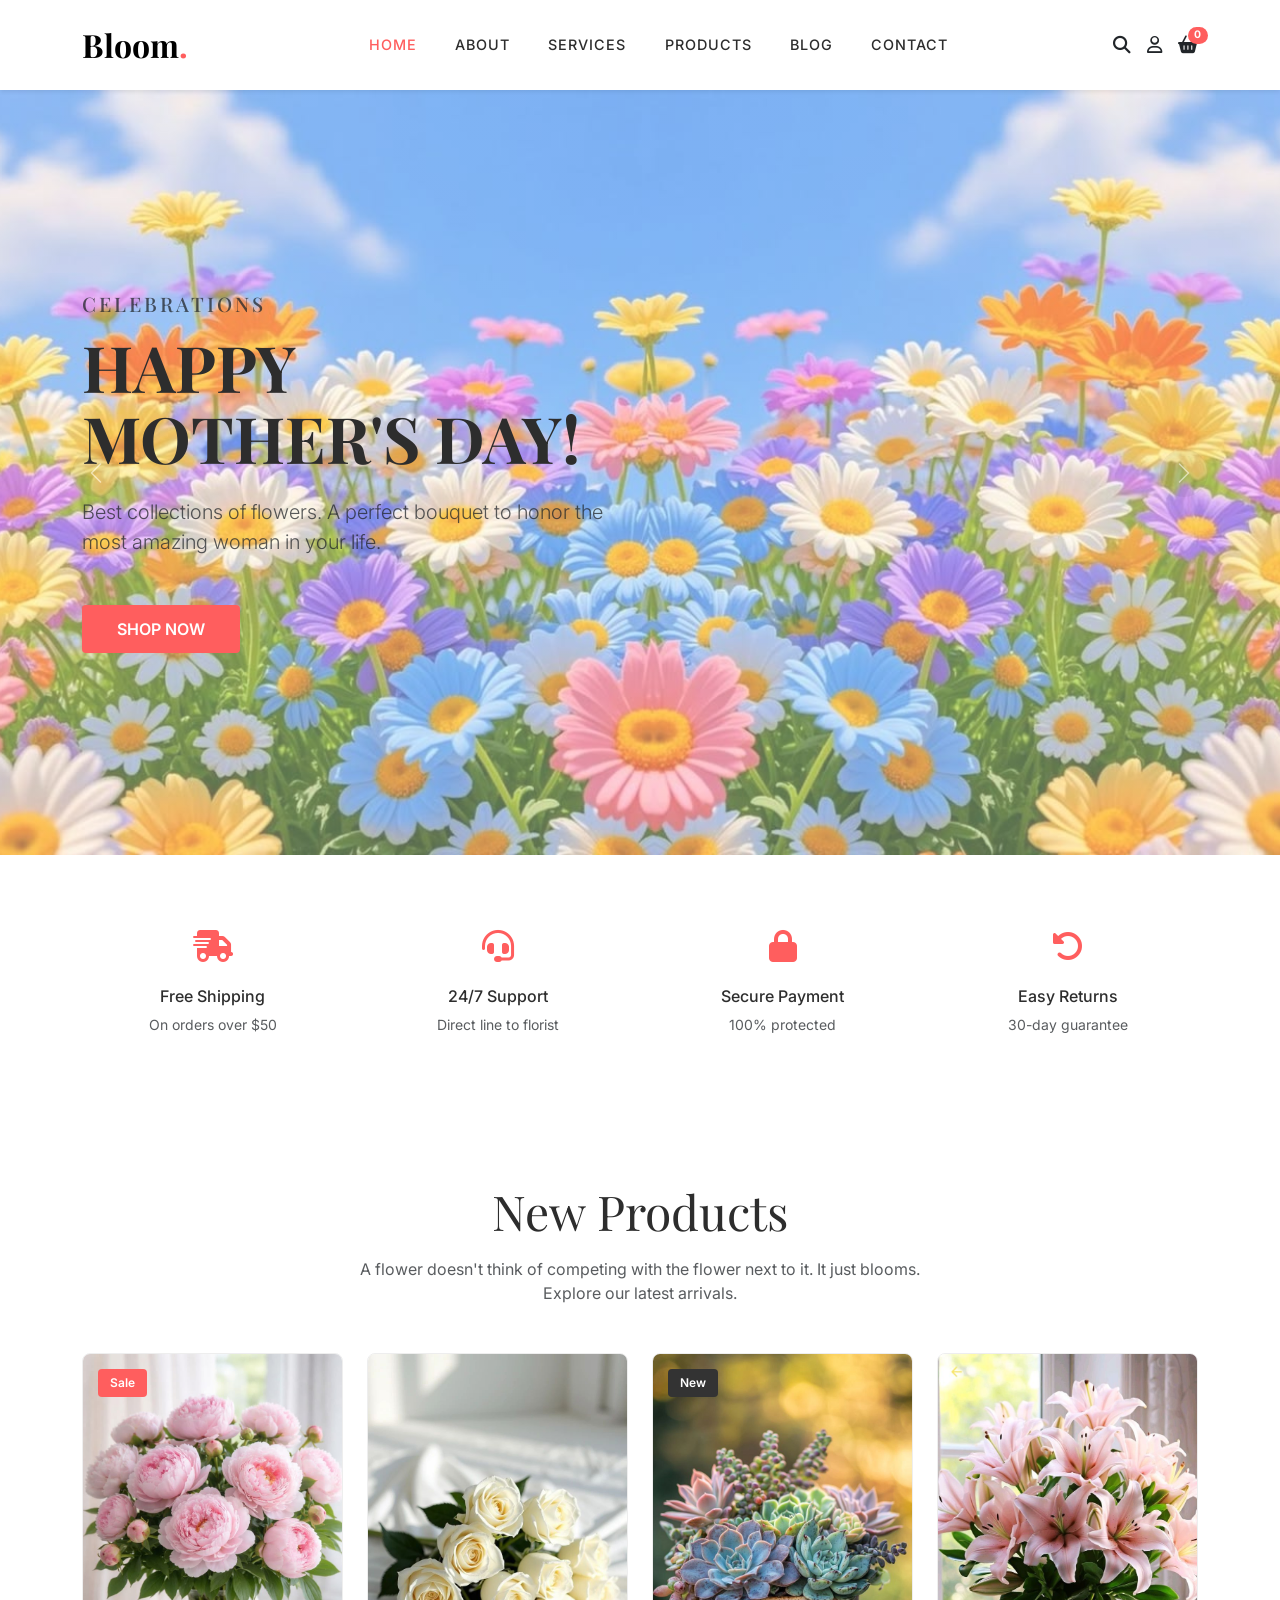
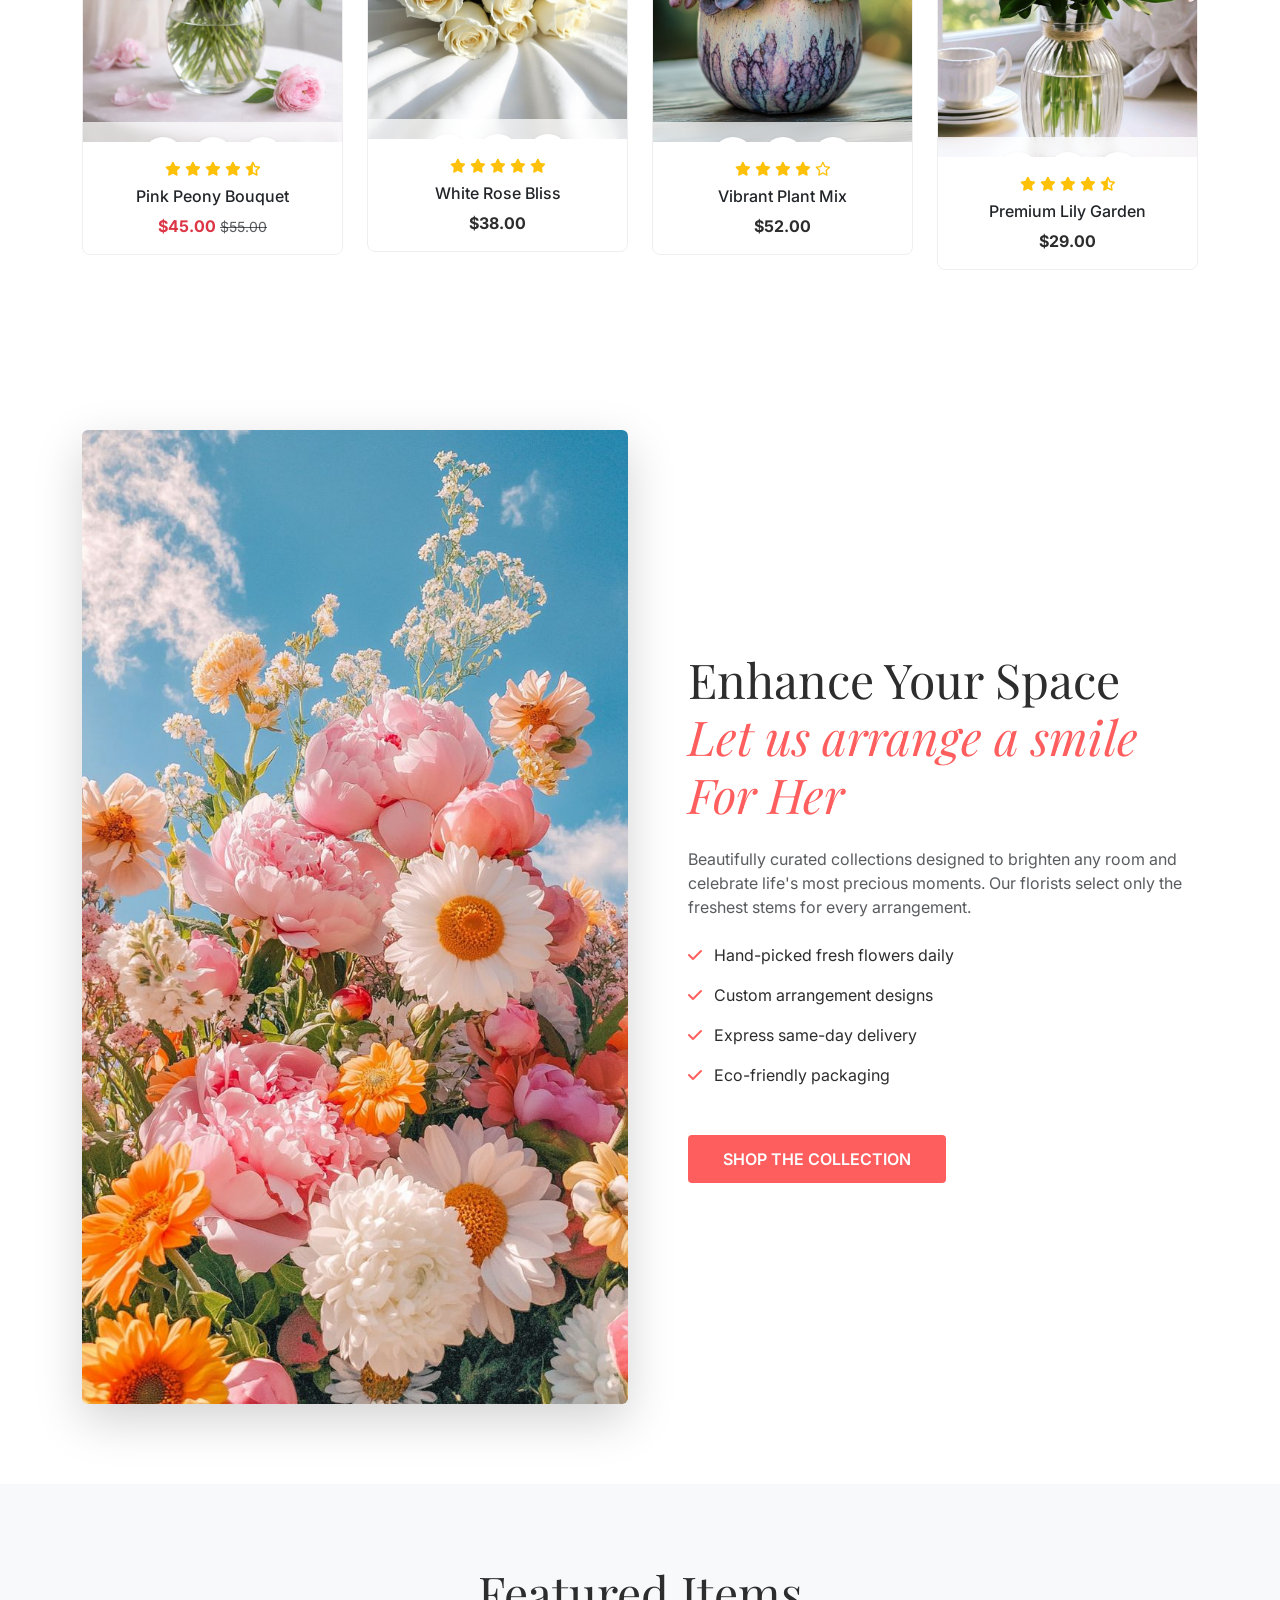
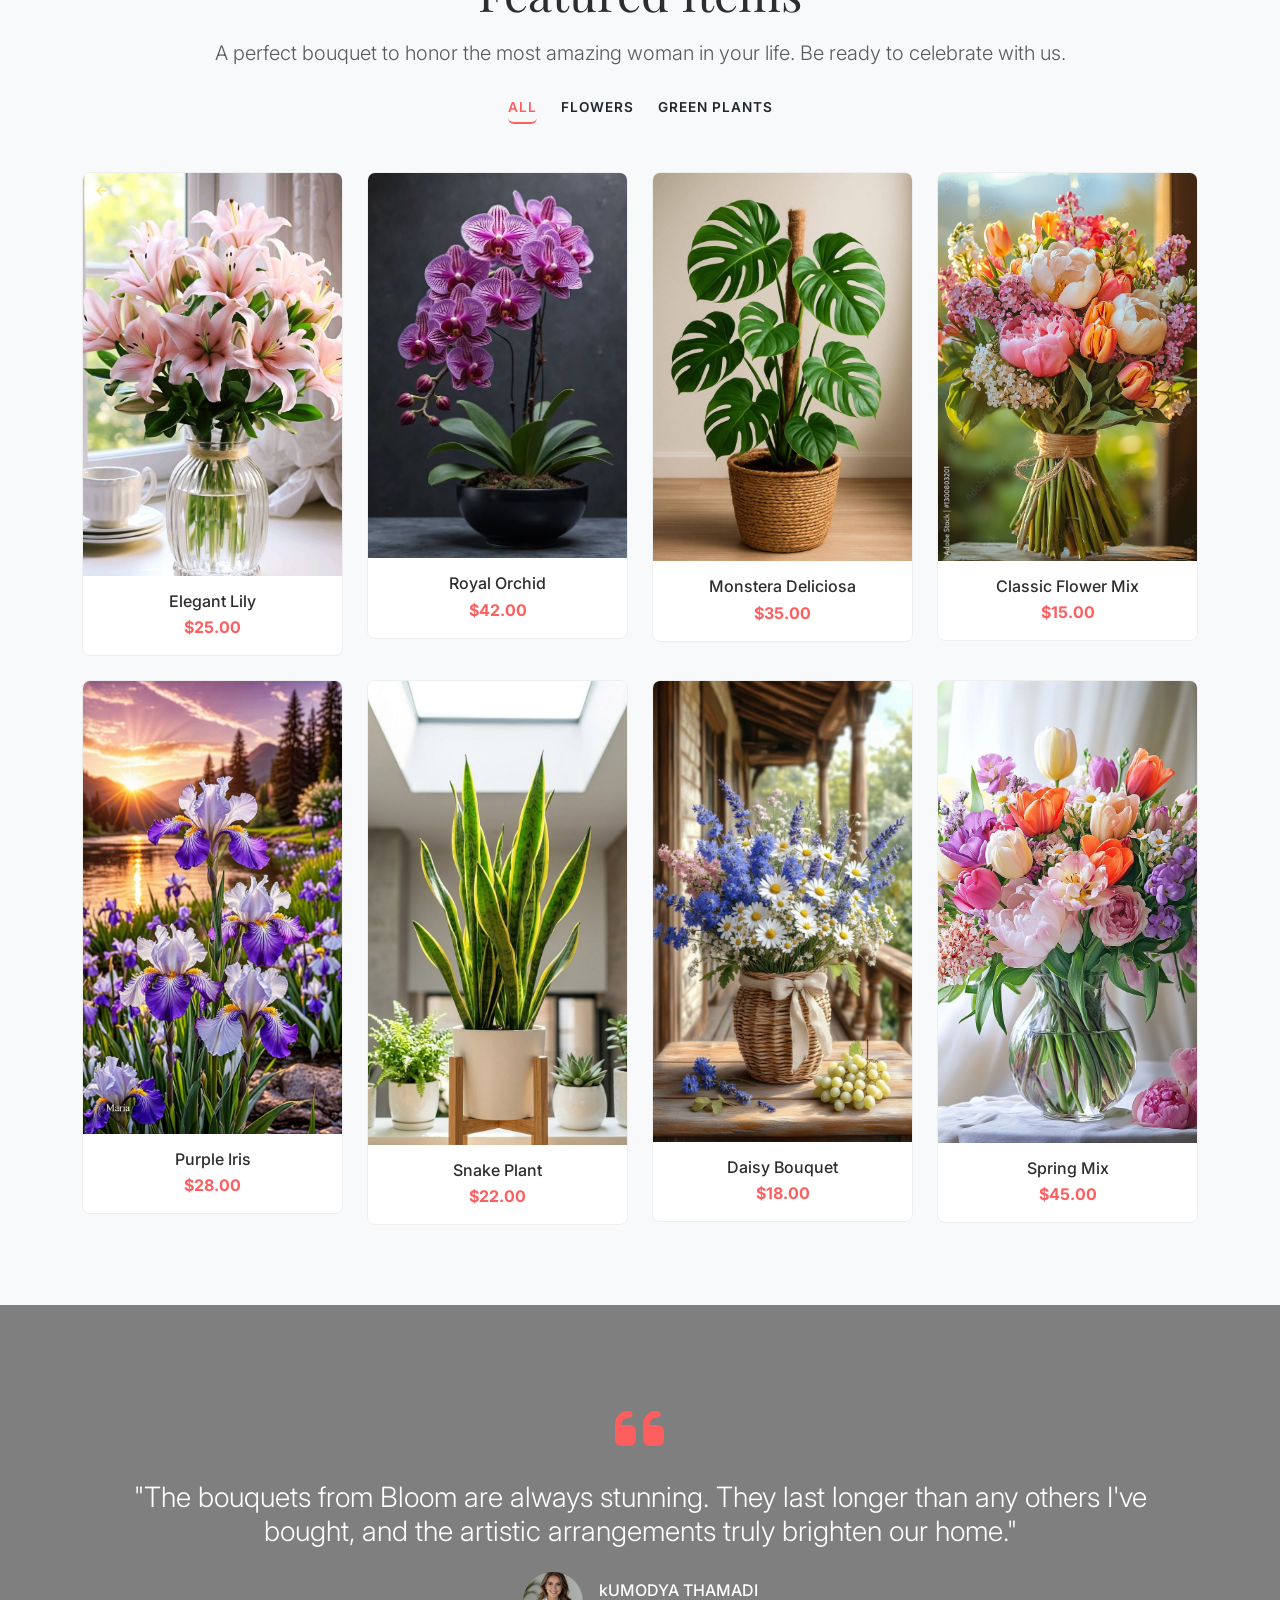
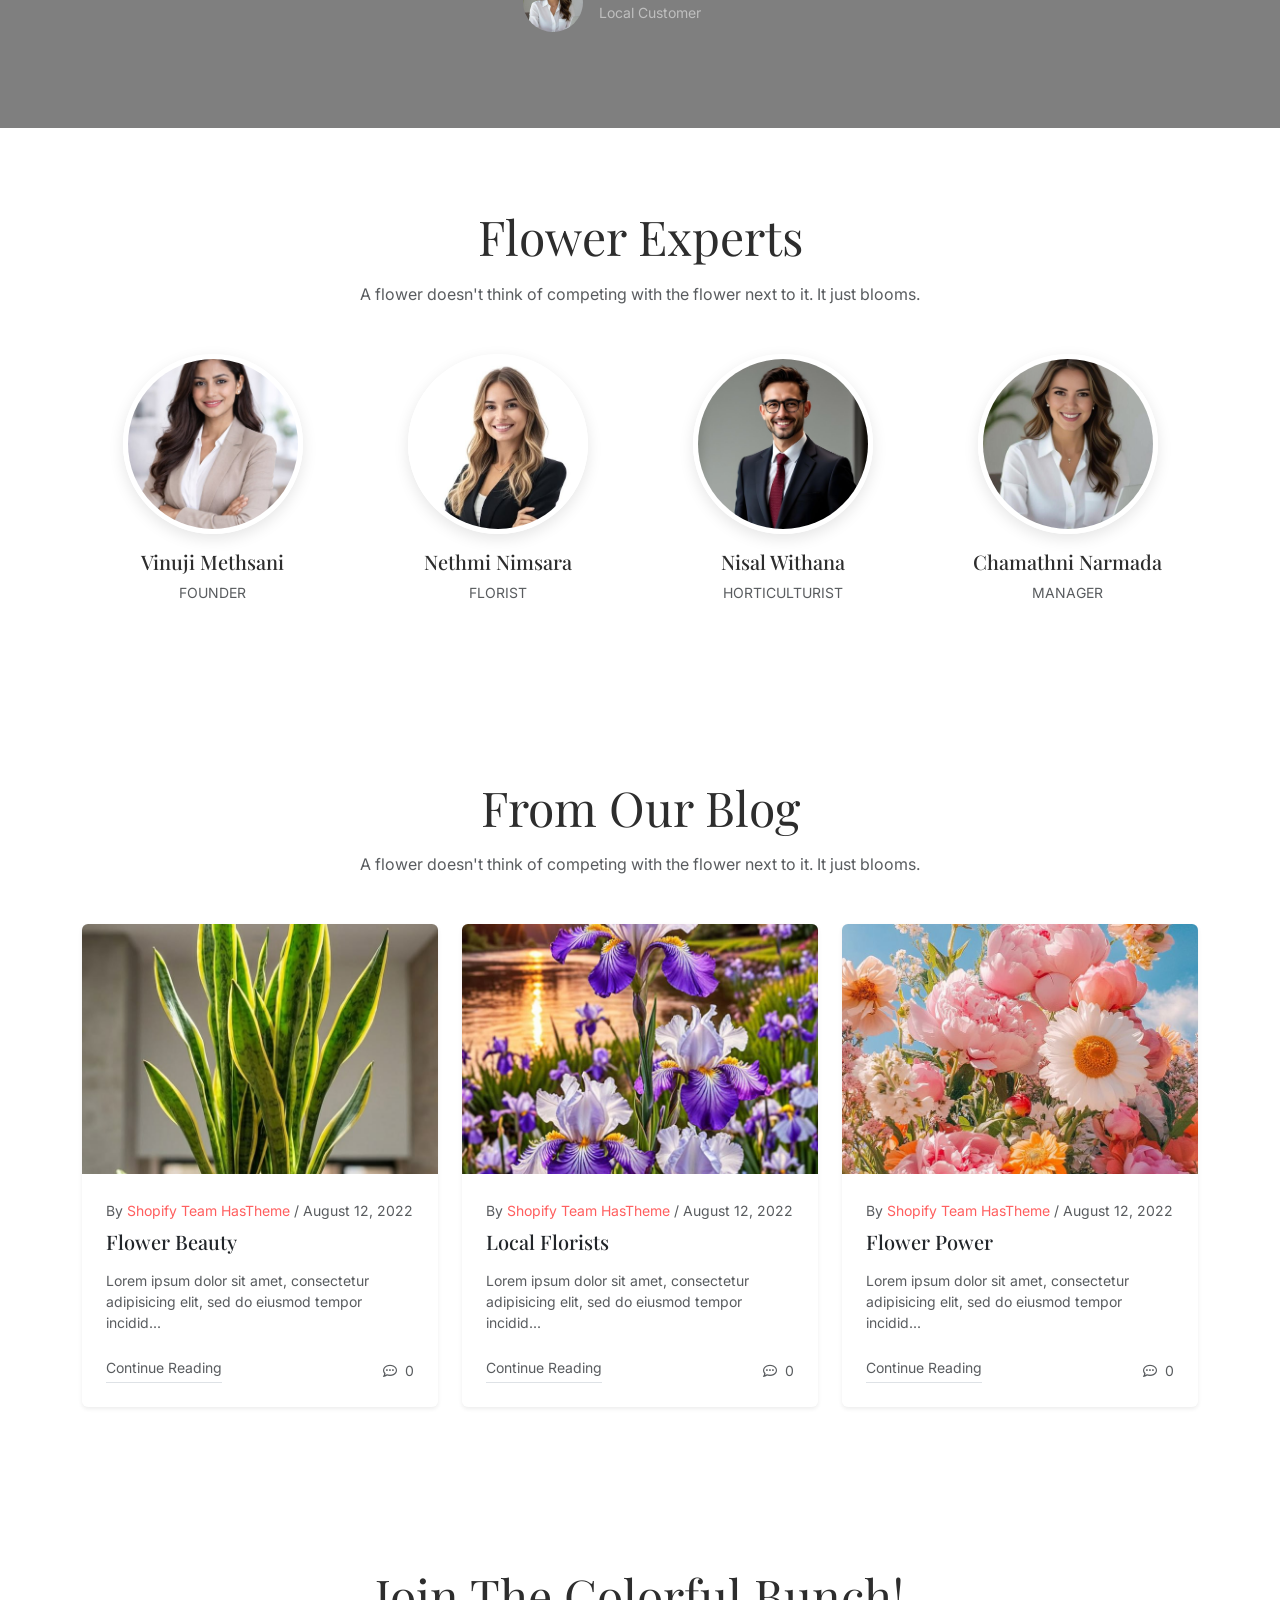
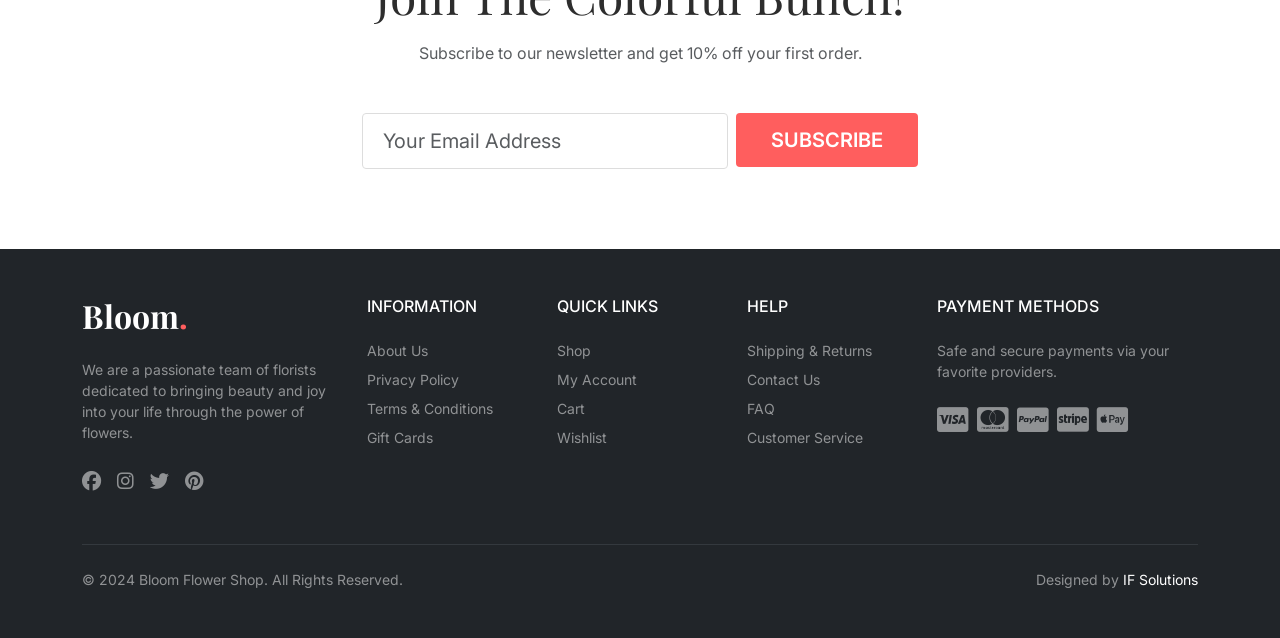
<file: index.html>
<!DOCTYPE html>
<html lang="en">
<head>
    <meta charset="UTF-8">
    <meta name="viewport" content="width=device-width, initial-scale=1.0">
    <title>Bloom. | Flowers</title>
    <!-- Google Fonts -->
    <link rel="preconnect" href="https://fonts.googleapis.com">
    <link rel="preconnect" href="https://fonts.gstatic.com" crossorigin>
    <link href="https://fonts.googleapis.com/css2?family=Inter:wght@300;400;500;600;700&family=Playfair+Display:ital,wght@0,400;0,700;1,400&display=swap" rel="stylesheet">
    <!-- Bootstrap 5 -->
    <link href="https://cdn.jsdelivr.net/npm/bootstrap@5.3.0/dist/css/bootstrap.min.css" rel="stylesheet">
    <!-- Font Awesome -->
    <link rel="stylesheet" href="https://cdnjs.cloudflare.com/ajax/libs/font-awesome/6.4.0/css/all.min.css">
    <!-- AOS Animation -->
    <link href="https://unpkg.com/aos@2.3.1/dist/aos.css" rel="stylesheet">
    <!-- Custom CSS -->
    <link rel="stylesheet" href="style.css">
</head>
<body>

    <!-- Header / Navbar -->
    <nav class="navbar navbar-expand-lg navbar-light bg-white sticky-top shadow-sm py-3">
        <div class="container">
            <a class="navbar-brand d-flex align-items-center" href="#">
                <span class="logo-text">Bloom<span class="dot">.</span></span>
            </a>
            
            <button class="navbar-toggler border-0" type="button" data-bs-toggle="collapse" data-bs-target="#navbarNav">
                <span class="navbar-toggler-icon"></span>
            </button>
            
            <div class="collapse navbar-collapse" id="navbarNav">
                <ul class="navbar-nav mx-auto mb-2 mb-lg-0">
                    <li class="nav-item"><a class="nav-link active" href="#">HOME</a></li>
                    <li class="nav-item"><a class="nav-link" href="#">ABOUT</a></li>
                    <li class="nav-item"><a class="nav-link" href="#">SERVICES</a></li>
                    <li class="nav-item"><a class="nav-link" href="#">PRODUCTS</a></li>
                    <li class="nav-item"><a class="nav-link" href="#">BLOG</a></li>
                    <li class="nav-item"><a class="nav-link" href="#">CONTACT</a></li>
                </ul>
                
                <div class="nav-icons d-flex align-items-center gap-3">
                    <a href="#" class="text-dark"><i class="fa-solid fa-magnifying-glass"></i></a>
                    <a href="#" class="text-dark"><i class="fa-regular fa-user"></i></a>
                    <a href="#" class="text-dark position-relative">
                        <i class="fa-solid fa-basket-shopping"></i>
                        <span class="badge rounded-pill bg-danger cart-badge">0</span>
                    </a>
                </div>
            </div>
        </div>
    </nav>

    <!-- Hero Slider -->
    <header id="hero-slider" class="carousel slide" data-bs-ride="carousel">
        <div class="carousel-inner">
            <div class="carousel-item active" style="background-image: linear-gradient(rgba(255,255,255,0.3), rgba(255,255,255,0.3)), url('imgs/back.jpg');">
                <div class="container h-100">
                    <div class="row h-100 align-items-center">
                        <div class="col-lg-6" data-aos="fade-right">
                            <h5 class="text-uppercase tracking-wider text-muted mb-3">Celebrations</h5>
                            <h1 class="display-3 mb-4 fw-bold">HAPPY MOTHER'S DAY!</h1>
                            <bold><p class="lead mb-5 text-muted">Best collections of flowers. A perfect bouquet to honor the most amazing woman in your life.</p></bold>
                            <a href="#" class="btn btn-primary-custom text-white">SHOP NOW</a>
                        </div>
                    </div>
                </div>
            </div>
            <!-- Slide 2 -->
            <div class="carousel-item" style="background-image: linear-gradient(rgba(255,255,255,0.3), rgba(255,255,255,0.3)), url('imgs/spring_bouquet2.jpg');">
                <div class="container h-100">
                    <div class="row h-100 align-items-center">
                        <div class="col-lg-6">
                            <h5 class="text-uppercase tracking-wider text-muted mb-3">Spring Collection</h5>
                            <h1 class="display-3 mb-4 fw-bold">Freshly Picked Blossoms</h1>
                            <p class="lead mb-5 text-muted">Explore our curated selection of seasonal flowers, artistically arranged for you.</p>
                            <a href="#" class="btn btn-primary-custom text-white">DISCOVER MORE</a>
                        </div>
                    </div>
                </div>
            </div>
        </div>
        <button class="carousel-control-prev" type="button" data-bs-target="#hero-slider" data-bs-slide="prev">
            <span class="carousel-control-prev-icon" aria-hidden="true"></span>
        </button>
        <button class="carousel-control-next" type="button" data-bs-target="#hero-slider" data-bs-slide="next">
            <span class="carousel-control-next-icon" aria-hidden="true"></span>
        </button>
    </header>

    <!-- Features Bar -->
    <section class="features-bar py-5 bg-white">
        <div class="container">
            <div class="row g-4 text-center">
                <div class="col-md-3 col-6" data-aos="fade-up" data-aos-delay="100">
                    <div class="feature-item">
                        <div class="feature-icon mb-3"><i class="fa-solid fa-truck-fast"></i></div>
                        <h6>Free Shipping</h6>
                        <p class="small text-muted mb-0">On orders over $50</p>
                    </div>
                </div>
                <div class="col-md-3 col-6" data-aos="fade-up" data-aos-delay="200">
                    <div class="feature-item">
                        <div class="feature-icon mb-3"><i class="fa-solid fa-headset"></i></div>
                        <h6>24/7 Support</h6>
                        <p class="small text-muted mb-0">Direct line to florist</p>
                    </div>
                </div>
                <div class="col-md-3 col-6" data-aos="fade-up" data-aos-delay="300">
                    <div class="feature-item">
                        <div class="feature-icon mb-3"><i class="fa-solid fa-lock"></i></div>
                        <h6>Secure Payment</h6>
                        <p class="small text-muted mb-0">100% protected</p>
                    </div>
                </div>
                <div class="col-md-3 col-6" data-aos="fade-up" data-aos-delay="400">
                    <div class="feature-item">
                        <div class="feature-icon mb-3"><i class="fa-solid fa-rotate-left"></i></div>
                        <h6>Easy Returns</h6>
                        <p class="small text-muted mb-0">30-day guarantee</p>
                    </div>
                </div>
            </div>
        </div>
    </section>

    <!-- New Products -->
    <section class="new-products section-padding bg-subtle">
        <div class="container">
            <div class="text-center mb-5" data-aos="fade-up">
                <h2 class="display-5 mb-3">New Products</h2>
                <p class="text-muted mx-auto" style="max-width: 600px;">A flower doesn't think of competing with the flower next to it. It just blooms. Explore our latest arrivals.</p>
            </div>
            
            <div class="row g-4">
                <!-- Product 1 -->
                <div class="col-lg-3 col-md-6" data-aos="fade-up" data-aos-delay="100">
                    <div class="product-card">
                        <div class="product-img-wrapper">
                            <span class="badge-tag sale-badge">Sale</span>
                            <img src="imgs/12384967724430498.jpg" alt="Pink Peony" class="img-fluid">
                            <div class="product-actions">
                                <button class="btn btn-action"><i class="fa-regular fa-heart"></i></button>
                                <button class="btn btn-action"><i class="fa-solid fa-cart-plus"></i></button>
                                <button class="btn btn-action"><i class="fa-regular fa-eye"></i></button>
                            </div>
                        </div>
                        <div class="product-info p-3 text-center">
                            <div class="rating mb-2 text-warning small">
                                <i class="fa-solid fa-star"></i>
                                <i class="fa-solid fa-star"></i>
                                <i class="fa-solid fa-star"></i>
                                <i class="fa-solid fa-star"></i>
                                <i class="fa-solid fa-star-half-stroke"></i>
                            </div>
                            <h6 class="mb-2"><a href="#" class="text-decoration-none text-dark">Pink Peony Bouquet</a></h6>
                            <p class="price mb-0">
                                <span class="text-danger fw-bold">$45.00</span>
                                <span class="text-muted text-decoration-line-through small">$55.00</span>
                            </p>
                        </div>
                    </div>
                </div>
                <!-- Product 2 -->
                <div class="col-lg-3 col-md-6" data-aos="fade-up" data-aos-delay="200">
                    <div class="product-card">
                        <div class="product-img-wrapper">
                            <img src="imgs/71846556550609060.jpg" alt="White Roses" class="img-fluid">
                            <div class="product-actions">
                                <button class="btn btn-action"><i class="fa-regular fa-heart"></i></button>
                                <button class="btn btn-action"><i class="fa-solid fa-cart-plus"></i></button>
                                <button class="btn btn-action"><i class="fa-regular fa-eye"></i></button>
                            </div>
                        </div>
                        <div class="product-info p-3 text-center">
                            <div class="rating mb-2 text-warning small">
                                <i class="fa-solid fa-star"></i>
                                <i class="fa-solid fa-star"></i>
                                <i class="fa-solid fa-star"></i>
                                <i class="fa-solid fa-star"></i>
                                <i class="fa-solid fa-star"></i>
                            </div>
                            <h6 class="mb-2"><a href="#" class="text-decoration-none text-dark">White Rose Bliss</a></h6>
                            <p class="price mb-0">
                                <span class="fw-bold">$38.00</span>
                            </p>
                        </div>
                    </div>
                </div>
                <!-- Product 3 -->
                <div class="col-lg-3 col-md-6" data-aos="fade-up" data-aos-delay="300">
                    <div class="product-card">
                        <div class="product-img-wrapper">
                            <span class="badge-tag new-badge">New</span>
                            <img src="imgs/4011087181128123.jpg" alt="Succulent" class="img-fluid">
                            <div class="product-actions">
                                <button class="btn btn-action"><i class="fa-regular fa-heart"></i></button>
                                <button class="btn btn-action"><i class="fa-solid fa-cart-plus"></i></button>
                                <button class="btn btn-action"><i class="fa-regular fa-eye"></i></button>
                            </div>
                        </div>
                        <div class="product-info p-3 text-center">
                            <div class="rating mb-2 text-warning small">
                                <i class="fa-solid fa-star"></i>
                                <i class="fa-solid fa-star"></i>
                                <i class="fa-solid fa-star"></i>
                                <i class="fa-solid fa-star"></i>
                                <i class="fa-regular fa-star"></i>
                            </div>
                            <h6 class="mb-2"><a href="#" class="text-decoration-none text-dark">Vibrant Plant Mix</a></h6>
                            <p class="price mb-0">
                                <span class="fw-bold">$52.00</span>
                            </p>
                        </div>
                    </div>
                </div>
                <!-- Product 4 -->
                <div class="col-lg-3 col-md-6" data-aos="fade-up" data-aos-delay="400">
                    <div class="product-card">
                        <div class="product-img-wrapper">
                            <img src="imgs/927952698223903139.jpg" alt="Premium Lilies" class="img-fluid">
                            <div class="product-actions">
                                <button class="btn btn-action"><i class="fa-regular fa-heart"></i></button>
                                <button class="btn btn-action"><i class="fa-solid fa-cart-plus"></i></button>
                                <button class="btn btn-action"><i class="fa-regular fa-eye"></i></button>
                            </div>
                        </div>
                        <div class="product-info p-3 text-center">
                            <div class="rating mb-2 text-warning small">
                                <i class="fa-solid fa-star"></i>
                                <i class="fa-solid fa-star"></i>
                                <i class="fa-solid fa-star"></i>
                                <i class="fa-solid fa-star"></i>
                                <i class="fa-solid fa-star-half-stroke"></i>
                            </div>
                            <h6 class="mb-2"><a href="#" class="text-decoration-none text-dark">Premium Lily Garden</a></h6>
                            <p class="price mb-0">
                                <span class="fw-bold">$29.00</span>
                            </p>
                        </div>
                    </div>
                </div>
            </div>
        </div>
    </section>

    <!-- Promo Section -->
    <section class="promo-section section-padding bg-white">
        <div class="container">
            <div class="row align-items-center">
                <div class="col-lg-6 mb-5 mb-lg-0" data-aos="fade-right">
                    <div class="image-stack position-relative">
                        <img src="imgs/1900024839042943.jpg" alt="Promo Tulips" class="img-fluid rounded shadow-lg">
                    </div>
                </div>
                <div class="col-lg-6 ps-lg-5" data-aos="fade-left">
                    <h2 class="display-5 mb-4">Enhance Your Space <br> <span class="text-primary-custom italic">Let us arrange a smile For Her</span></h2>
                    <p class="text-muted mb-4">Beautifully curated collections designed to brighten any room and celebrate life's most precious moments. Our florists select only the freshest stems for every arrangement.</p>
                    <ul class="list-unstyled mb-5 promo-list">
                        <li class="mb-3"><i class="fa-solid fa-check text-primary-custom me-2"></i> Hand-picked fresh flowers daily</li>
                        <li class="mb-3"><i class="fa-solid fa-check text-primary-custom me-2"></i> Custom arrangement designs</li>
                        <li class="mb-3"><i class="fa-solid fa-check text-primary-custom me-2"></i> Express same-day delivery</li>
                        <li class="mb-3"><i class="fa-solid fa-check text-primary-custom me-2"></i> Eco-friendly packaging</li>
                    </ul>
                    <a href="#" class="btn btn-primary-custom text-white">SHOP THE COLLECTION</a>
                </div>
            </div>
        </div>
    </section>

    <!-- Featured Items -->
    <section class="featured-items section-padding bg-light">
        <div class="container">
            <div class="text-center mb-5" data-aos="fade-up">
                <h2 class="display-5 mb-3">Featured Items</h2>
                <p class="text-muted lead small mb-4">A perfect bouquet to honor the most amazing woman in your life. Be ready to celebrate with us.</p>
                <div class="filter-tabs d-flex justify-content-center gap-4 mb-4">
                    <button class="btn btn-filter active" data-filter="all">ALL</button>
                    <button class="btn btn-filter" data-filter="flowers">FLOWERS</button>
                    <button class="btn btn-filter" data-filter="plants">GREEN PLANTS</button>
                </div>
            </div>

            <div class="row g-4 featured-grid">
                <!-- Row 1 -->
                <div class="col-lg-3 col-md-4 col-sm-6 filter-item flowers" data-aos="fade-up">
                    <div class="product-card">
                        <div class="product-img-wrapper">
                            <img src="imgs/927952698223903139.jpg" alt="Flower" class="img-fluid">
                        </div>
                        <div class="product-info p-3 text-center">
                            <h6 class="mb-1">Elegant Lily</h6>
                            <p class="text-primary-custom fw-bold mb-0">$25.00</p>
                        </div>
                    </div>
                </div>
                <div class="col-lg-3 col-md-4 col-sm-6 filter-item flowers" data-aos="fade-up" data-aos-delay="100">
                    <div class="product-card">
                        <div class="product-img-wrapper">
                            <img src="imgs/15270086238966056.jpg" alt="Orchid" class="img-fluid">
                        </div>
                        <div class="product-info p-3 text-center">
                            <h6 class="mb-1">Royal Orchid</h6>
                            <p class="text-primary-custom fw-bold mb-0">$42.00</p>
                        </div>
                    </div>
                </div>
                <div class="col-lg-3 col-md-4 col-sm-6 filter-item plants" data-aos="fade-up" data-aos-delay="200">
                    <div class="product-card">
                        <div class="product-img-wrapper">
                            <img src="imgs/monstera.jpg" alt="Monstera" class="img-fluid">
                        </div>
                        <div class="product-info p-3 text-center">
                            <h6 class="mb-1">Monstera Deliciosa</h6>
                            <p class="text-primary-custom fw-bold mb-0">$35.00</p>
                        </div>
                    </div>
                </div>
                <div class="col-lg-3 col-md-4 col-sm-6 filter-item flowers" data-aos="fade-up" data-aos-delay="300">
                    <div class="product-card">
                        <div class="product-img-wrapper">
                            <img src="imgs/spring_bouquet.jpg" alt="Red Roses" class="img-fluid">
                        </div>
                        <div class="product-info p-3 text-center">
                            <h6 class="mb-1">Classic Flower Mix</h6>
                            <p class="text-primary-custom fw-bold mb-0">$15.00</p>
                        </div>
                    </div>
                </div>
                <!-- Row 2 -->
                <div class="col-lg-3 col-md-4 col-sm-6 filter-item flowers" data-aos="fade-up">
                    <div class="product-card">
                        <div class="product-img-wrapper">
                            <img src="imgs/iris.jpg" alt="Flower" class="img-fluid">
                        </div>
                        <div class="product-info p-3 text-center">
                            <h6 class="mb-1">Purple Iris</h6>
                            <p class="text-primary-custom fw-bold mb-0">$28.00</p>
                        </div>
                    </div>
                </div>
                <div class="col-lg-3 col-md-4 col-sm-6 filter-item plants" data-aos="fade-up" data-aos-delay="100">
                    <div class="product-card">
                        <div class="product-img-wrapper">
                            <img src="imgs/snake_plant.jpg" alt="Snake Plant" class="img-fluid">
                        </div>
                        <div class="product-info p-3 text-center">
                            <h6 class="mb-1">Snake Plant</h6>
                            <p class="text-primary-custom fw-bold mb-0">$22.00</p>
                        </div>
                    </div>
                </div>
                <div class="col-lg-3 col-md-4 col-sm-6 filter-item flowers" data-aos="fade-up" data-aos-delay="200">
                    <div class="product-card">
                        <div class="product-img-wrapper">
                            <img src="imgs/340303315613758499.jpg" alt="Flower" class="img-fluid">
                        </div>
                        <div class="product-info p-3 text-center">
                            <h6 class="mb-1">Daisy Bouquet</h6>
                            <p class="text-primary-custom fw-bold mb-0">$18.00</p>
                        </div>
                    </div>
                </div>
                <div class="col-lg-3 col-md-4 col-sm-6 filter-item flowers" data-aos="fade-up" data-aos-delay="300">
                    <div class="product-card">
                        <div class="product-img-wrapper">
                            <img src="imgs/1266706140773187.jpg" alt="Flower" class="img-fluid">
                        </div>
                        <div class="product-info p-3 text-center">
                            <h6 class="mb-1">Spring Mix</h6>
                            <p class="text-primary-custom fw-bold mb-0">$45.00</p>
                        </div>
                    </div>
                </div>
            </div>
        </div>
    </section>

    <!-- Testimonial Section -->
    <section class="testimonial-section py-5 text-center text-white" style="background: linear-gradient(rgba(0,0,0,0.5), rgba(0,0,0,0.5)), url('imgs/576742296072362225.jpg') center/cover fixed;">
        <div class="container py-5" data-aos="zoom-in">
            <i class="fa-solid fa-quote-left display-4 mb-4 text-primary-custom"></i>
            <p class="h3 fw-light mb-4 px-lg-5">"The bouquets from Bloom are always stunning. They last longer than any others I've bought, and the artistic arrangements truly brighten our home."</p>
            <div class="d-flex align-items-center justify-content-center gap-3">
                <img src="imgs/576742296072362225.jpg" alt="User" class="rounded-circle" width="60" height="60" style="object-fit: cover;">
                <div class="text-start">
                    <h6 class="mb-0">kUMODYA THAMADI</h6>
                    <small class="text-white-50">Local Customer</small>
                </div>
            </div>
        </div>
    </section>

    <!-- Flower Experts -->
    <section class="experts-section section-padding bg-white">
        <div class="container">
            <div class="text-center mb-5" data-aos="fade-up">
                <h2 class="display-5 mb-3">Flower Experts</h2>
                <p class="text-muted">A flower doesn't think of competing with the flower next to it. It just blooms.</p>
            </div>
            <div class="row g-4 justify-content-center text-center">
                <div class="col-lg-3 col-md-6" data-aos="fade-up" data-aos-delay="100">
                    <div class="expert-card">
                        <img src="imgs/expert_anna.jpg" alt="Expert" class="rounded-circle mb-3 img-fluid expert-img">
                        <h5>Vinuji Methsani</h5>
                        <p class="text-muted small">FOUNDER</p>
                    </div>
                </div>
                <div class="col-lg-3 col-md-6" data-aos="fade-up" data-aos-delay="200">
                    <div class="expert-card">
                        <img src="imgs/18788523442587970.jpg" alt="Expert" class="rounded-circle mb-3 img-fluid expert-img">
                        <h5>Nethmi Nimsara</h5>
                        <p class="text-muted small">FLORIST</p>
                    </div>
                </div>
                <div class="col-lg-3 col-md-6" data-aos="fade-up" data-aos-delay="300">
                    <div class="expert-card">
                        <img src="imgs/expert_james.jpg" alt="Expert" class="rounded-circle mb-3 img-fluid expert-img">
                        <h5>Nisal Withana</h5>
                        <p class="text-muted small">HORTICULTURIST</p>
                    </div>
                </div>
                <div class="col-lg-3 col-md-6" data-aos="fade-up" data-aos-delay="400">
                    <div class="expert-card">
                        <img src="imgs/576742296072362225.jpg" alt="Expert" class="rounded-circle mb-3 img-fluid expert-img">
                        <h5>Chamathni Narmada</h5>
                        <p class="text-muted small">MANAGER</p>
                    </div>
                </div>
            </div>
        </div>
    </section>

    <!-- From Our Blog -->
    <section class="blog-section section-padding bg-subtle">
        <div class="container">
            <div class="text-center mb-5" data-aos="fade-up">
                <h2 class="display-5 mb-3">From Our Blog</h2>
                <p class="text-muted">A flower doesn't think of competing with the flower next to it. It just blooms.</p>
            </div>
            <div class="row g-4">
                <!-- Blog 1 -->
                <div class="col-lg-4 col-md-6" data-aos="fade-up" data-aos-delay="100">
                    <div class="blog-card bg-white rounded overflow-hidden shadow-sm">
                        <div class="blog-img">
                            <img src="imgs/snake_plant.jpg" alt="Blog" class="img-fluid">
                        </div>
                        <div class="blog-content p-4">
                            <div class="blog-meta mb-2">
                                <span class="text-muted small">By <span class="text-primary-custom">Shopify Team HasTheme</span> / August 12, 2022</span>
                            </div>
                            <h5 class="mb-3"><a href="#" class="text-decoration-none text-dark">Flower Beauty</a></h5>
                            <p class="text-muted small mb-4">Lorem ipsum dolor sit amet, consectetur adipisicing elit, sed do eiusmod tempor incidid...</p>
                            <div class="d-flex justify-content-between align-items-center">
                                <a href="#" class="text-decoration-none text-muted small border-bottom pb-1">Continue Reading</a>
                                <span class="text-muted small"><i class="fa-regular fa-comment-dots me-1"></i> 0</span>
                            </div>
                        </div>
                    </div>
                </div>
                <!-- Blog 2 -->
                <div class="col-lg-4 col-md-6" data-aos="fade-up" data-aos-delay="200">
                    <div class="blog-card bg-white rounded overflow-hidden shadow-sm">
                        <div class="blog-img">
                            <img src="imgs/iris.jpg" alt="Blog" class="img-fluid">
                        </div>
                        <div class="blog-content p-4">
                            <div class="blog-meta mb-2">
                                <span class="text-muted small">By <span class="text-primary-custom">Shopify Team HasTheme</span> / August 12, 2022</span>
                            </div>
                            <h5 class="mb-3"><a href="#" class="text-decoration-none text-dark">Local Florists</a></h5>
                            <p class="text-muted small mb-4">Lorem ipsum dolor sit amet, consectetur adipisicing elit, sed do eiusmod tempor incidid...</p>
                            <div class="d-flex justify-content-between align-items-center">
                                <a href="#" class="text-decoration-none text-muted small border-bottom pb-1">Continue Reading</a>
                                <span class="text-muted small"><i class="fa-regular fa-comment-dots me-1"></i> 0</span>
                            </div>
                        </div>
                    </div>
                </div>
                <!-- Blog 3 -->
                <div class="col-lg-4 col-md-6" data-aos="fade-up" data-aos-delay="300">
                    <div class="blog-card bg-white rounded overflow-hidden shadow-sm">
                        <div class="blog-img">
                            <img src="imgs/1900024839042943.jpg" alt="Blog" class="img-fluid">
                        </div>
                        <div class="blog-content p-4">
                            <div class="blog-meta mb-2">
                                <span class="text-muted small">By <span class="text-primary-custom">Shopify Team HasTheme</span> / August 12, 2022</span>
                            </div>
                            <h5 class="mb-3"><a href="#" class="text-decoration-none text-dark">Flower Power</a></h5>
                            <p class="text-muted small mb-4">Lorem ipsum dolor sit amet, consectetur adipisicing elit, sed do eiusmod tempor incidid...</p>
                            <div class="d-flex justify-content-between align-items-center">
                                <a href="#" class="text-decoration-none text-muted small border-bottom pb-1">Continue Reading</a>
                                <span class="text-muted small"><i class="fa-regular fa-comment-dots me-1"></i> 0</span>
                            </div>
                        </div>
                    </div>
                </div>
            </div>
        </div>
    </section>

    <!-- Newsletter Section -->
    <section class="newsletter-section section-padding bg-white">
        <div class="container text-center" data-aos="fade-up">
            <h2 class="display-5 mb-3">Join The Colorful Bunch!</h2>
            <p class="text-muted mb-5">Subscribe to our newsletter and get 10% off your first order.</p>
            <form class="newsletter-form row justify-content-center g-2">
                <div class="col-md-4">
                    <input type="email" class="form-control form-control-lg" placeholder="Your Email Address" required>
                </div>
                <div class="col-auto">
                    <button type="submit" class="btn btn-primary-custom btn-lg text-white">SUBSCRIBE</button>
                </div>
            </form>
        </div>
    </section>

    <!-- Footer -->
    <footer class="footer bg-dark text-white py-5">
        <div class="container">
            <div class="row g-4 mb-5">
                <div class="col-lg-3 col-md-6">
                    <div class="footer-logo mb-4">
                        <h2 class="logo-text text-white">Bloom<span class="dot">.</span></h2>
                    </div>
                    <p class="text-white-50 small mb-4">We are a passionate team of florists dedicated to bringing beauty and joy into your life through the power of flowers.</p>
                    <div class="social-links d-flex gap-3">
                        <a href="#" class="text-white-50"><i class="fa-brands fa-facebook"></i></a>
                        <a href="#" class="text-white-50"><i class="fa-brands fa-instagram"></i></a>
                        <a href="#" class="text-white-50"><i class="fa-brands fa-twitter"></i></a>
                        <a href="#" class="text-white-50"><i class="fa-brands fa-pinterest"></i></a>
                    </div>
                </div>
                <div class="col-lg-2 col-md-6">
                    <h6 class="mb-4 text-uppercase">Information</h6>
                    <ul class="list-unstyled footer-links small">
                        <li class="mb-2"><a href="#" class="text-white-50 text-decoration-none">About Us</a></li>
                        <li class="mb-2"><a href="#" class="text-white-50 text-decoration-none">Privacy Policy</a></li>
                        <li class="mb-2"><a href="#" class="text-white-50 text-decoration-none">Terms & Conditions</a></li>
                        <li class="mb-2"><a href="#" class="text-white-50 text-decoration-none">Gift Cards</a></li>
                    </ul>
                </div>
                <div class="col-lg-2 col-md-6">
                    <h6 class="mb-4 text-uppercase">Quick Links</h6>
                    <ul class="list-unstyled footer-links small">
                        <li class="mb-2"><a href="#" class="text-white-50 text-decoration-none">Shop</a></li>
                        <li class="mb-2"><a href="#" class="text-white-50 text-decoration-none">My Account</a></li>
                        <li class="mb-2"><a href="#" class="text-white-50 text-decoration-none">Cart</a></li>
                        <li class="mb-2"><a href="#" class="text-white-50 text-decoration-none">Wishlist</a></li>
                    </ul>
                </div>
                <div class="col-lg-2 col-md-6">
                    <h6 class="mb-4 text-uppercase">Help</h6>
                    <ul class="list-unstyled footer-links small">
                        <li class="mb-2"><a href="#" class="text-white-50 text-decoration-none">Shipping & Returns</a></li>
                        <li class="mb-2"><a href="#" class="text-white-50 text-decoration-none">Contact Us</a></li>
                        <li class="mb-2"><a href="#" class="text-white-50 text-decoration-none">FAQ</a></li>
                        <li class="mb-2"><a href="#" class="text-white-50 text-decoration-none">Customer Service</a></li>
                    </ul>
                </div>
                <div class="col-lg-3 col-md-6">
                    <h6 class="mb-4 text-uppercase">Payment Methods</h6>
                    <p class="text-white-50 small mb-4">Safe and secure payments via your favorite providers.</p>
                    <div class="payment-icons d-flex flex-wrap gap-2 fs-3 text-white-50">
                        <i class="fa-brands fa-cc-visa"></i>
                        <i class="fa-brands fa-cc-mastercard"></i>
                        <i class="fa-brands fa-cc-paypal"></i>
                        <i class="fa-brands fa-cc-stripe"></i>
                        <i class="fa-brands fa-cc-apple-pay"></i>
                    </div>
                </div>
            </div>
            <hr class="border-secondary mb-4">
            <div class="row align-items-center">
                <div class="col-md-6 text-center text-md-start">
                    <p class="text-white-50 small mb-0">&copy; 2024 Bloom Flower Shop. All Rights Reserved.</p>
                </div>
                <div class="col-md-6 text-center text-md-end mt-3 mt-md-0">
                    <p class="text-white-50 small mb-0">Designed by <a href="#" class="text-white text-decoration-none">IF Solutions</a></p>
                </div>
            </div>
        </div>
    </footer>

    <!-- Bootstrap JS -->
    <script src="https://cdn.jsdelivr.net/npm/bootstrap@5.3.0/dist/js/bootstrap.bundle.min.js"></script>
    <!-- AOS Animation -->
    <script src="https://unpkg.com/aos@2.3.1/dist/aos.js"></script>
    <!-- Custom JS -->
    <script src="script.js"></script>
</body>
</html>
</file>
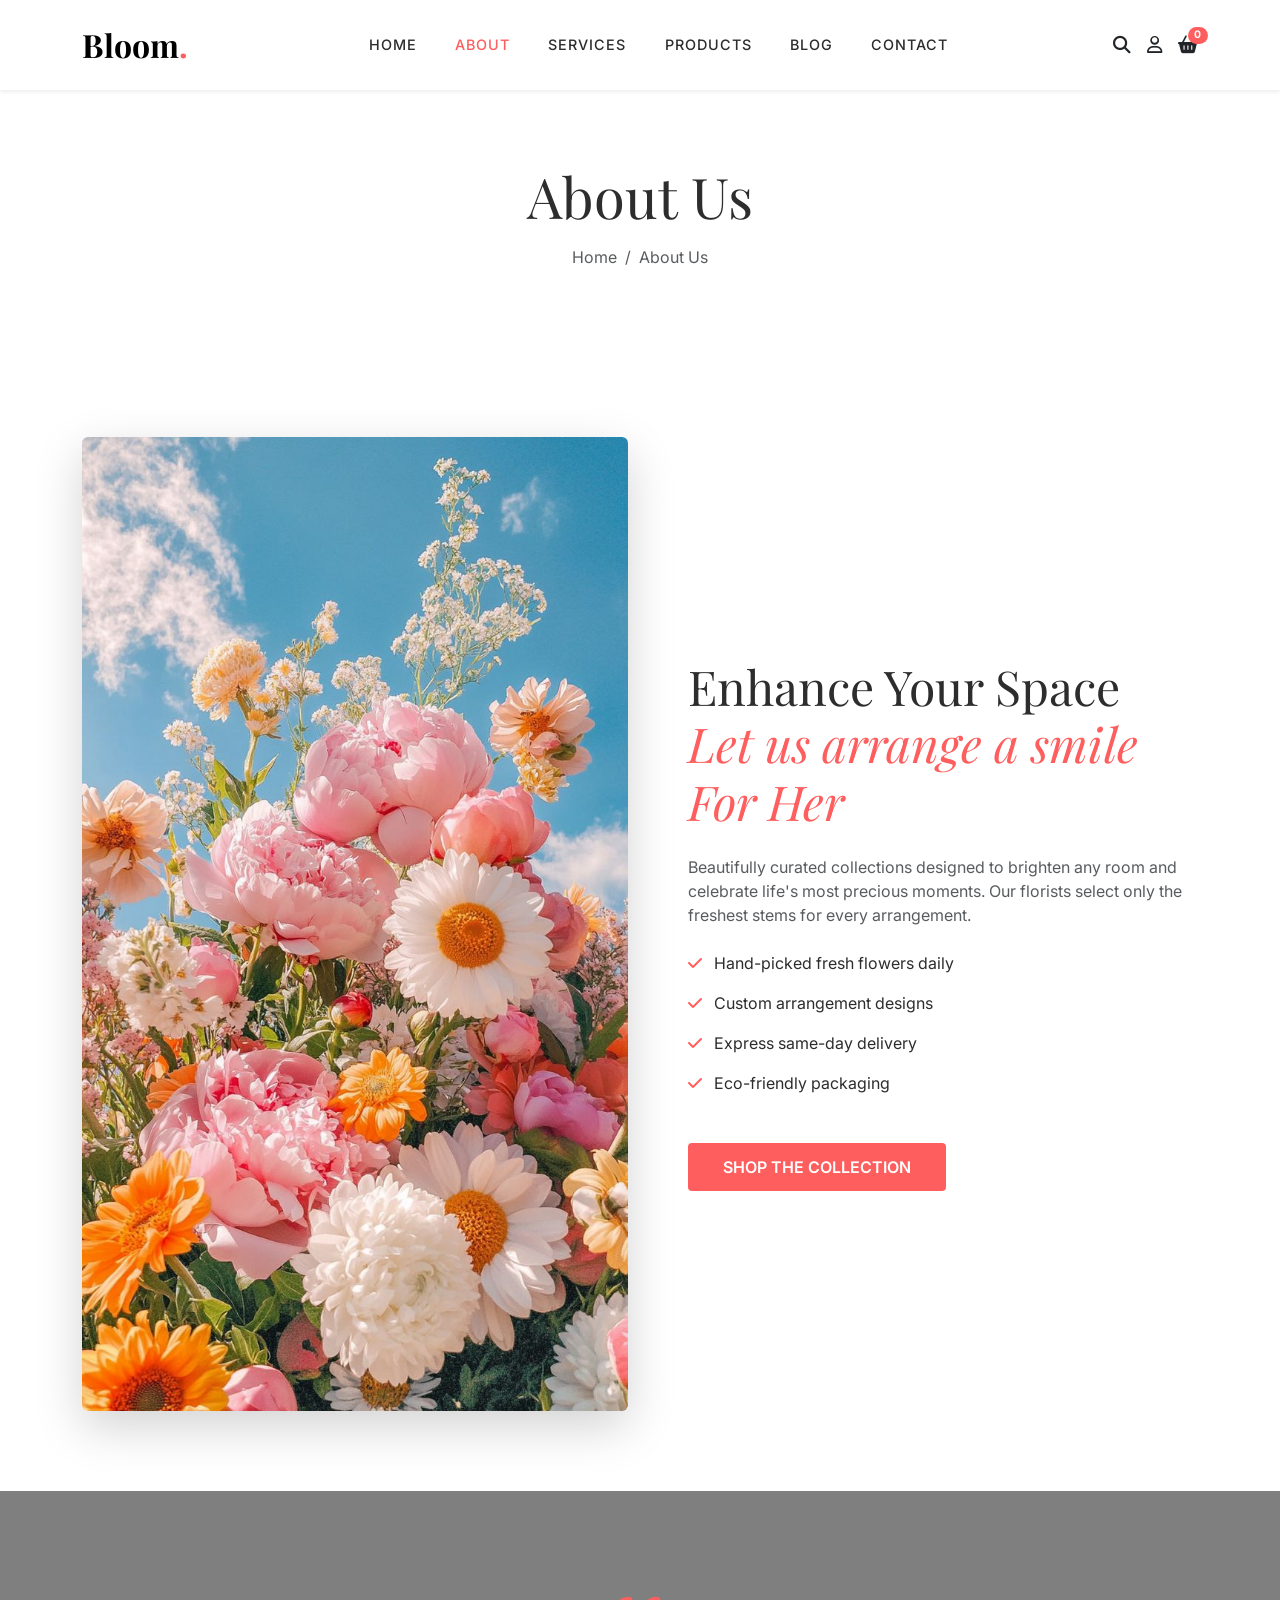
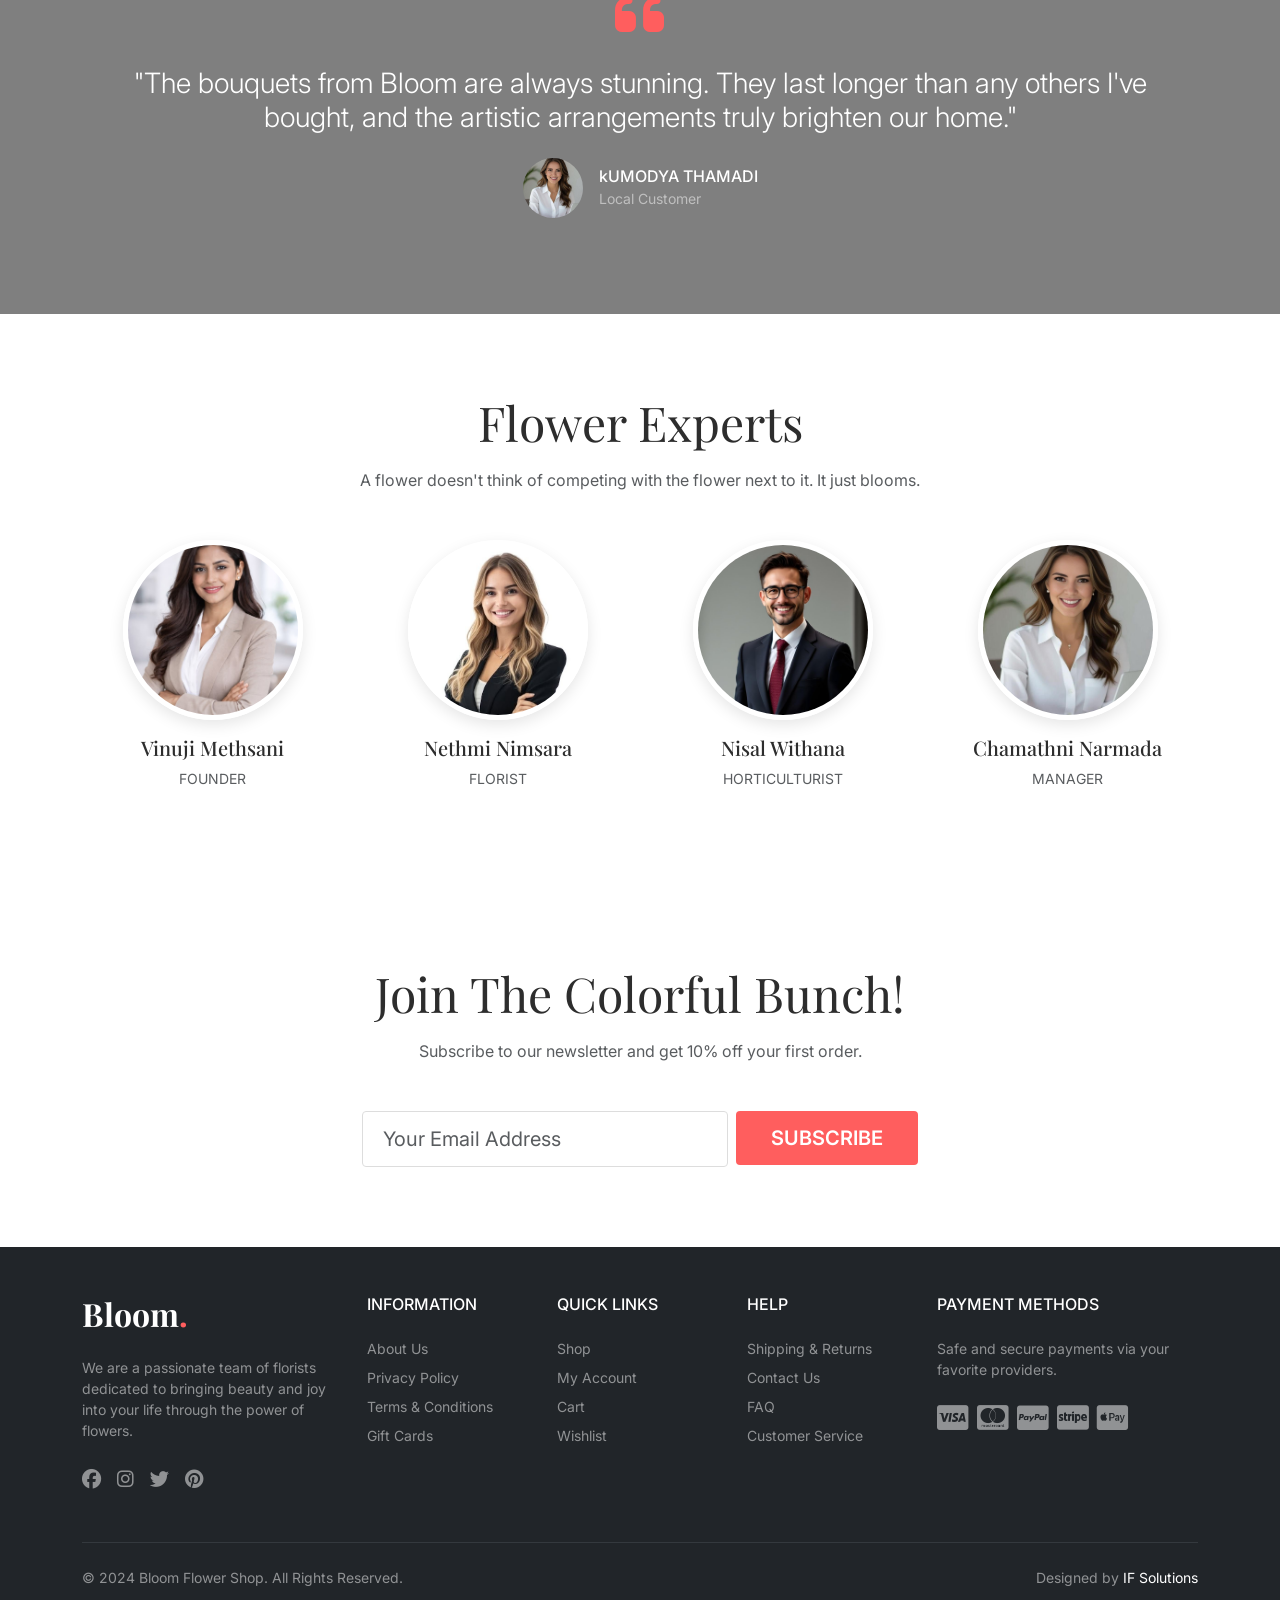
<file: about.html>
<!DOCTYPE html>
<html lang="en">
<head>
    <meta charset="UTF-8">
    <meta name="viewport" content="width=device-width, initial-scale=1.0">
    <title>About Us | Bloom.</title>
    <!-- Google Fonts -->
    <link rel="preconnect" href="https://fonts.googleapis.com">
    <link rel="preconnect" href="https://fonts.gstatic.com" crossorigin>
    <link href="https://fonts.googleapis.com/css2?family=Inter:wght@300;400;500;600;700&family=Playfair+Display:ital,wght@0,400;0,700;1,400&display=swap" rel="stylesheet">
    <!-- Bootstrap 5 -->
    <link href="https://cdn.jsdelivr.net/npm/bootstrap@5.3.0/dist/css/bootstrap.min.css" rel="stylesheet">
    <!-- Font Awesome -->
    <link rel="stylesheet" href="https://cdnjs.cloudflare.com/ajax/libs/font-awesome/6.4.0/css/all.min.css">
    <!-- AOS Animation -->
    <link href="https://unpkg.com/aos@2.3.1/dist/aos.css" rel="stylesheet">
    <!-- Custom CSS -->
    <link rel="stylesheet" href="style.css">
</head>
<body>

    <!-- Header / Navbar -->
    <nav class="navbar navbar-expand-lg navbar-light bg-white sticky-top shadow-sm py-3">
        <div class="container">
            <a class="navbar-brand d-flex align-items-center" href="index.html">
                <span class="logo-text">Bloom<span class="dot">.</span></span>
            </a>
            
            <button class="navbar-toggler border-0" type="button" data-bs-toggle="collapse" data-bs-target="#navbarNav">
                <span class="navbar-toggler-icon"></span>
            </button>
            
            <div class="collapse navbar-collapse" id="navbarNav">
                <ul class="navbar-nav mx-auto mb-2 mb-lg-0">
                    <li class="nav-item"><a class="nav-link" href="index.html">HOME</a></li>
                    <li class="nav-item"><a class="nav-link active" href="about.html">ABOUT</a></li>
                    <li class="nav-item"><a class="nav-link" href="services.html">SERVICES</a></li>
                    <li class="nav-item"><a class="nav-link" href="products.html">PRODUCTS</a></li>
                    <li class="nav-item"><a class="nav-link" href="blog.html">BLOG</a></li>
                    <li class="nav-item"><a class="nav-link" href="contact.html">CONTACT</a></li>
                </ul>
                
                <div class="nav-icons d-flex align-items-center gap-3">
                    <a href="#" class="text-dark"><i class="fa-solid fa-magnifying-glass"></i></a>
                    <a href="#" class="text-dark"><i class="fa-regular fa-user"></i></a>
                    <a href="#" class="text-dark position-relative">
                        <i class="fa-solid fa-basket-shopping"></i>
                        <span class="badge rounded-pill bg-danger cart-badge">0</span>
                    </a>
                </div>
            </div>
        </div>
    </nav>

    <!-- Page Header -->
    <section class="page-header py-5 bg-subtle">
        <div class="container text-center py-4">
            <h1 class="display-4 mb-3">About Us</h1>
            <nav aria-label="breadcrumb">
                <ol class="breadcrumb justify-content-center">
                    <li class="breadcrumb-item"><a href="index.html" class="text-decoration-none text-muted">Home</a></li>
                    <li class="breadcrumb-item active" aria-current="page">About Us</li>
                </ol>
            </nav>
        </div>
    </section>

    <!-- Promo Section -->
    <section class="promo-section section-padding bg-white">
        <div class="container">
            <div class="row align-items-center">
                <div class="col-lg-6 mb-5 mb-lg-0" data-aos="fade-right">
                    <div class="image-stack position-relative">
                        <img src="imgs/1900024839042943.jpg" alt="Promo Tulips" class="img-fluid rounded shadow-lg">
                    </div>
                </div>
                <div class="col-lg-6 ps-lg-5" data-aos="fade-left">
                    <h2 class="display-5 mb-4">Enhance Your Space <br> <span class="text-primary-custom italic">Let us arrange a smile For Her</span></h2>
                    <p class="text-muted mb-4">Beautifully curated collections designed to brighten any room and celebrate life's most precious moments. Our florists select only the freshest stems for every arrangement.</p>
                    <ul class="list-unstyled mb-5 promo-list">
                        <li class="mb-3"><i class="fa-solid fa-check text-primary-custom me-2"></i> Hand-picked fresh flowers daily</li>
                        <li class="mb-3"><i class="fa-solid fa-check text-primary-custom me-2"></i> Custom arrangement designs</li>
                        <li class="mb-3"><i class="fa-solid fa-check text-primary-custom me-2"></i> Express same-day delivery</li>
                        <li class="mb-3"><i class="fa-solid fa-check text-primary-custom me-2"></i> Eco-friendly packaging</li>
                    </ul>
                    <a href="products.html" class="btn btn-primary-custom text-white">SHOP THE COLLECTION</a>
                </div>
            </div>
        </div>
    </section>

    <!-- Testimonial Section -->
    <section class="testimonial-section py-5 text-center text-white" style="background: linear-gradient(rgba(0,0,0,0.5), rgba(0,0,0,0.5)), url('imgs/576742296072362225.jpg') center/cover fixed;">
        <div class="container py-5" data-aos="zoom-in">
            <i class="fa-solid fa-quote-left display-4 mb-4 text-primary-custom"></i>
            <p class="h3 fw-light mb-4 px-lg-5">"The bouquets from Bloom are always stunning. They last longer than any others I've bought, and the artistic arrangements truly brighten our home."</p>
            <div class="d-flex align-items-center justify-content-center gap-3">
                <img src="imgs/576742296072362225.jpg" alt="User" class="rounded-circle" width="60" height="60" style="object-fit: cover;">
                <div class="text-start">
                    <h6 class="mb-0">kUMODYA THAMADI</h6>
                    <small class="text-white-50">Local Customer</small>
                </div>
            </div>
        </div>
    </section>

    <!-- Flower Experts -->
    <section class="experts-section section-padding bg-white">
        <div class="container">
            <div class="text-center mb-5" data-aos="fade-up">
                <h2 class="display-5 mb-3">Flower Experts</h2>
                <p class="text-muted">A flower doesn't think of competing with the flower next to it. It just blooms.</p>
            </div>
            <div class="row g-4 justify-content-center text-center">
                <div class="col-lg-3 col-md-6" data-aos="fade-up" data-aos-delay="100">
                    <div class="expert-card">
                        <img src="imgs/expert_anna.jpg" alt="Expert" class="rounded-circle mb-3 img-fluid expert-img">
                        <h5>Vinuji Methsani</h5>
                        <p class="text-muted small">FOUNDER</p>
                    </div>
                </div>
                <div class="col-lg-3 col-md-6" data-aos="fade-up" data-aos-delay="200">
                    <div class="expert-card">
                        <img src="imgs/18788523442587970.jpg" alt="Expert" class="rounded-circle mb-3 img-fluid expert-img">
                        <h5>Nethmi Nimsara</h5>
                        <p class="text-muted small">FLORIST</p>
                    </div>
                </div>
                <div class="col-lg-3 col-md-6" data-aos="fade-up" data-aos-delay="300">
                    <div class="expert-card">
                        <img src="imgs/expert_james.jpg" alt="Expert" class="rounded-circle mb-3 img-fluid expert-img">
                        <h5>Nisal Withana</h5>
                        <p class="text-muted small">HORTICULTURIST</p>
                    </div>
                </div>
                <div class="col-lg-3 col-md-6" data-aos="fade-up" data-aos-delay="400">
                    <div class="expert-card">
                        <img src="imgs/576742296072362225.jpg" alt="Expert" class="rounded-circle mb-3 img-fluid expert-img">
                        <h5>Chamathni Narmada</h5>
                        <p class="text-muted small">MANAGER</p>
                    </div>
                </div>
            </div>
        </div>
    </section>

    <!-- Newsletter Section -->
    <section class="newsletter-section section-padding bg-white">
        <div class="container text-center" data-aos="fade-up">
            <h2 class="display-5 mb-3">Join The Colorful Bunch!</h2>
            <p class="text-muted mb-5">Subscribe to our newsletter and get 10% off your first order.</p>
            <form class="newsletter-form row justify-content-center g-2">
                <div class="col-md-4">
                    <input type="email" class="form-control form-control-lg" placeholder="Your Email Address" required>
                </div>
                <div class="col-auto">
                    <button type="submit" class="btn btn-primary-custom btn-lg text-white">SUBSCRIBE</button>
                </div>
            </form>
        </div>
    </section>

    <!-- Footer -->
    <footer class="footer bg-dark text-white py-5">
        <div class="container">
            <div class="row g-4 mb-5">
                <div class="col-lg-3 col-md-6">
                    <div class="footer-logo mb-4">
                        <h2 class="logo-text text-white">Bloom<span class="dot">.</span></h2>
                    </div>
                    <p class="text-white-50 small mb-4">We are a passionate team of florists dedicated to bringing beauty and joy into your life through the power of flowers.</p>
                    <div class="social-links d-flex gap-3">
                        <a href="#" class="text-white-50"><i class="fa-brands fa-facebook"></i></a>
                        <a href="#" class="text-white-50"><i class="fa-brands fa-instagram"></i></a>
                        <a href="#" class="text-white-50"><i class="fa-brands fa-twitter"></i></a>
                        <a href="#" class="text-white-50"><i class="fa-brands fa-pinterest"></i></a>
                    </div>
                </div>
                <div class="col-lg-2 col-md-6">
                    <h6 class="mb-4 text-uppercase">Information</h6>
                    <ul class="list-unstyled footer-links small">
                        <li class="mb-2"><a href="about.html" class="text-white-50 text-decoration-none">About Us</a></li>
                        <li class="mb-2"><a href="#" class="text-white-50 text-decoration-none">Privacy Policy</a></li>
                        <li class="mb-2"><a href="#" class="text-white-50 text-decoration-none">Terms & Conditions</a></li>
                        <li class="mb-2"><a href="#" class="text-white-50 text-decoration-none">Gift Cards</a></li>
                    </ul>
                </div>
                <div class="col-lg-2 col-md-6">
                    <h6 class="mb-4 text-uppercase">Quick Links</h6>
                    <ul class="list-unstyled footer-links small">
                        <li class="mb-2"><a href="products.html" class="text-white-50 text-decoration-none">Shop</a></li>
                        <li class="mb-2"><a href="#" class="text-white-50 text-decoration-none">My Account</a></li>
                        <li class="mb-2"><a href="#" class="text-white-50 text-decoration-none">Cart</a></li>
                        <li class="mb-2"><a href="#" class="text-white-50 text-decoration-none">Wishlist</a></li>
                    </ul>
                </div>
                <div class="col-lg-2 col-md-6">
                    <h6 class="mb-4 text-uppercase">Help</h6>
                    <ul class="list-unstyled footer-links small">
                        <li class="mb-2"><a href="#" class="text-white-50 text-decoration-none">Shipping & Returns</a></li>
                        <li class="mb-2"><a href="contact.html" class="text-white-50 text-decoration-none">Contact Us</a></li>
                        <li class="mb-2"><a href="#" class="text-white-50 text-decoration-none">FAQ</a></li>
                        <li class="mb-2"><a href="#" class="text-white-50 text-decoration-none">Customer Service</a></li>
                    </ul>
                </div>
                <div class="col-lg-3 col-md-6">
                    <h6 class="mb-4 text-uppercase">Payment Methods</h6>
                    <p class="text-white-50 small mb-4">Safe and secure payments via your favorite providers.</p>
                    <div class="payment-icons d-flex flex-wrap gap-2 fs-3 text-white-50">
                        <i class="fa-brands fa-cc-visa"></i>
                        <i class="fa-brands fa-cc-mastercard"></i>
                        <i class="fa-brands fa-cc-paypal"></i>
                        <i class="fa-brands fa-cc-stripe"></i>
                        <i class="fa-brands fa-cc-apple-pay"></i>
                    </div>
                </div>
            </div>
            <hr class="border-secondary mb-4">
            <div class="row align-items-center">
                <div class="col-md-6 text-center text-md-start">
                    <p class="text-white-50 small mb-0">&copy; 2024 Bloom Flower Shop. All Rights Reserved.</p>
                </div>
                <div class="col-md-6 text-center text-md-end mt-3 mt-md-0">
                    <p class="text-white-50 small mb-0">Designed by <a href="#" class="text-white text-decoration-none">IF Solutions</a></p>
                </div>
            </div>
        </div>
    </footer>

    <!-- Bootstrap JS -->
    <script src="https://cdn.jsdelivr.net/npm/bootstrap@5.3.0/dist/js/bootstrap.bundle.min.js"></script>
    <!-- AOS Animation -->
    <script src="https://unpkg.com/aos@2.3.1/dist/aos.js"></script>
    <!-- Custom JS -->
    <script src="script.js"></script>
    <script>
        AOS.init({
            duration: 1000,
            once: true,
            offset: 100
        });
    </script>
</body>
</html>
</file>
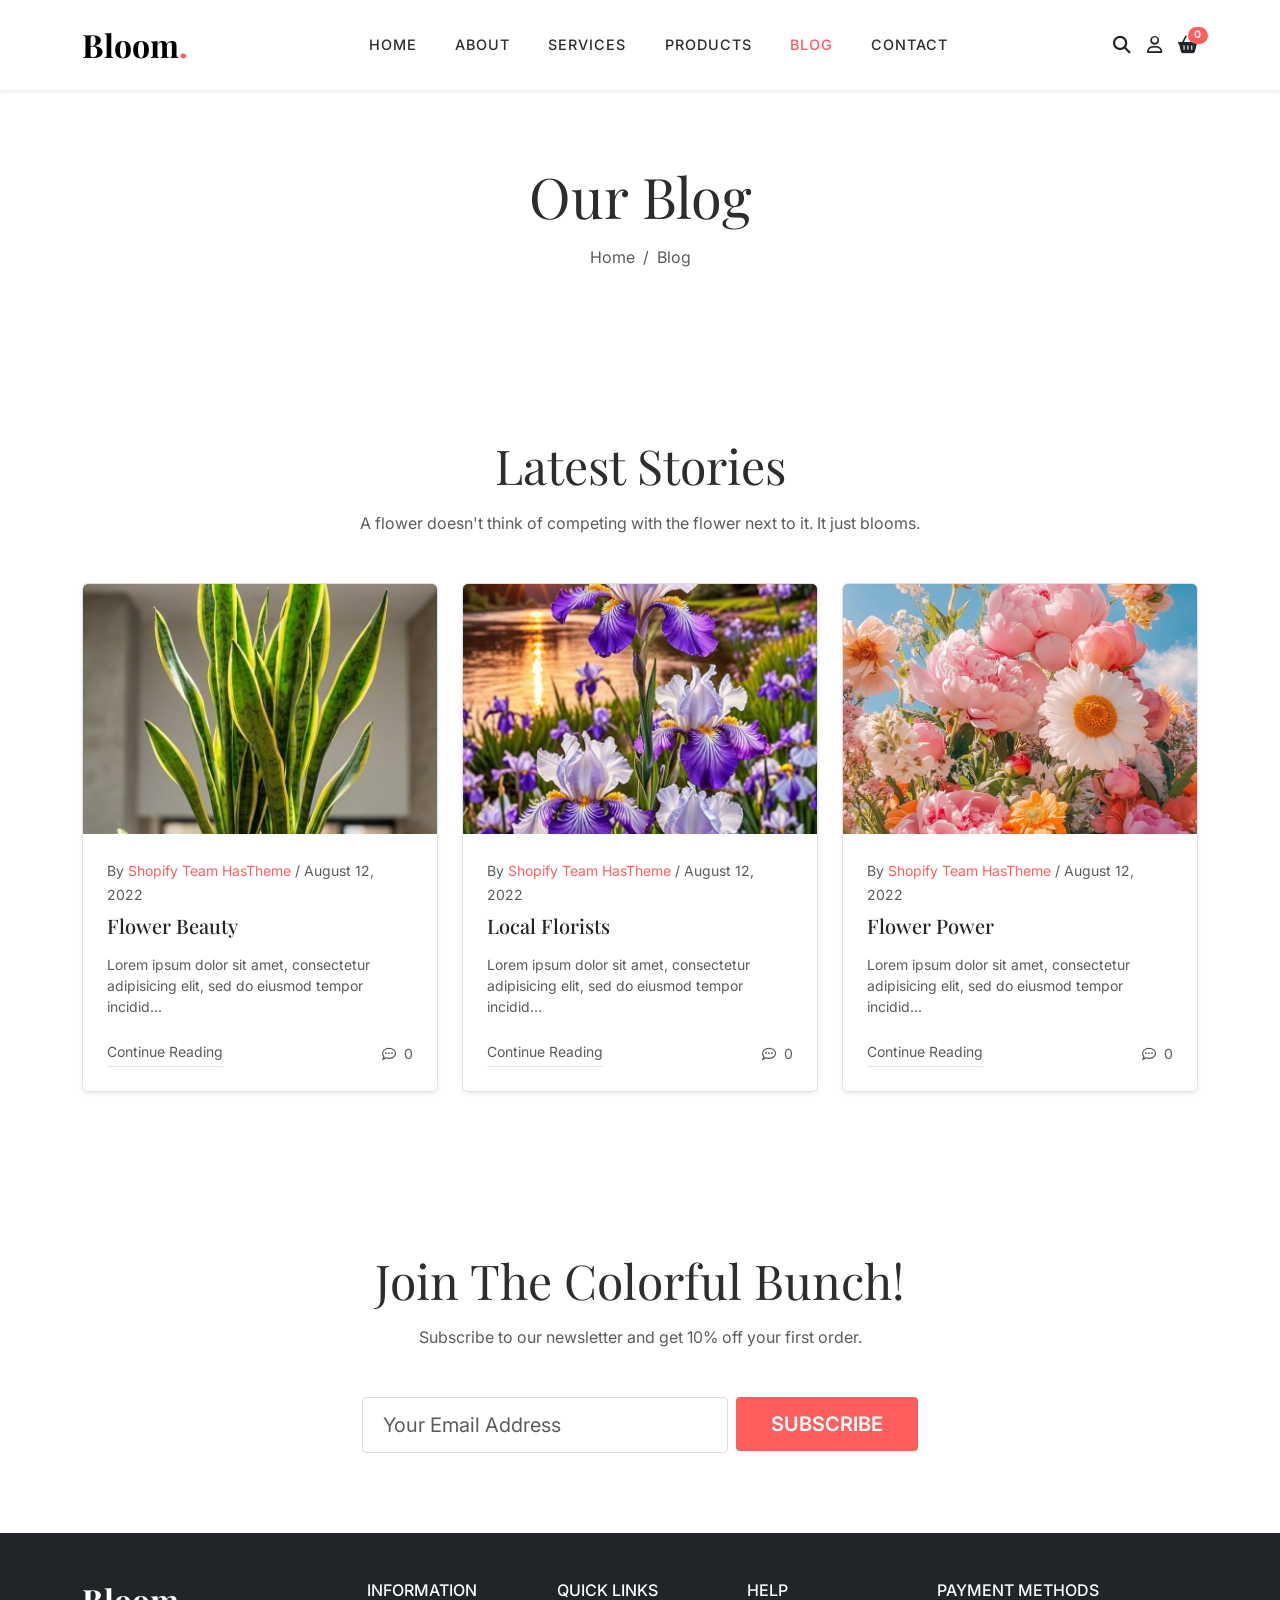
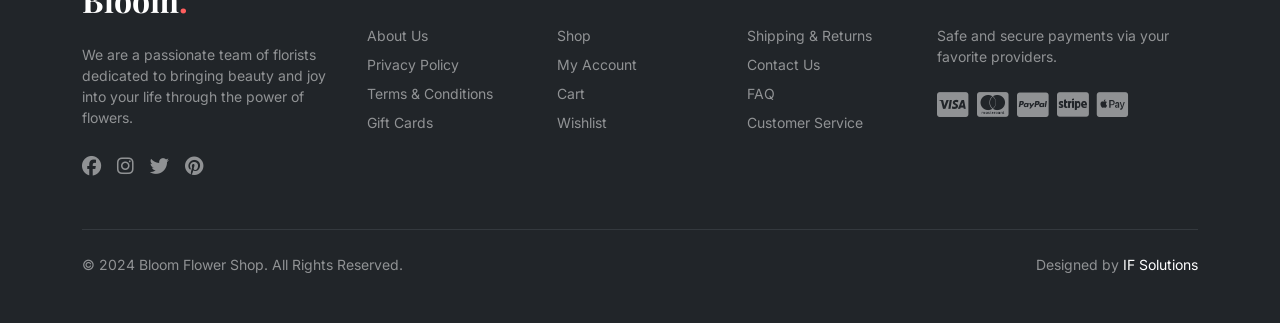
<file: blog.html>
<!DOCTYPE html>
<html lang="en">
<head>
    <meta charset="UTF-8">
    <meta name="viewport" content="width=device-width, initial-scale=1.0">
    <title>Our Blog | Bloom.</title>
    <!-- Google Fonts -->
    <link rel="preconnect" href="https://fonts.googleapis.com">
    <link rel="preconnect" href="https://fonts.gstatic.com" crossorigin>
    <link href="https://fonts.googleapis.com/css2?family=Inter:wght@300;400;500;600;700&family=Playfair+Display:ital,wght@0,400;0,700;1,400&display=swap" rel="stylesheet">
    <!-- Bootstrap 5 -->
    <link href="https://cdn.jsdelivr.net/npm/bootstrap@5.3.0/dist/css/bootstrap.min.css" rel="stylesheet">
    <!-- Font Awesome -->
    <link rel="stylesheet" href="https://cdnjs.cloudflare.com/ajax/libs/font-awesome/6.4.0/css/all.min.css">
    <!-- AOS Animation -->
    <link href="https://unpkg.com/aos@2.3.1/dist/aos.css" rel="stylesheet">
    <!-- Custom CSS -->
    <link rel="stylesheet" href="style.css">
</head>
<body>

    <!-- Header / Navbar -->
    <nav class="navbar navbar-expand-lg navbar-light bg-white sticky-top shadow-sm py-3">
        <div class="container">
            <a class="navbar-brand d-flex align-items-center" href="index.html">
                <span class="logo-text">Bloom<span class="dot">.</span></span>
            </a>
            
            <button class="navbar-toggler border-0" type="button" data-bs-toggle="collapse" data-bs-target="#navbarNav">
                <span class="navbar-toggler-icon"></span>
            </button>
            
            <div class="collapse navbar-collapse" id="navbarNav">
                <ul class="navbar-nav mx-auto mb-2 mb-lg-0">
                    <li class="nav-item"><a class="nav-link" href="index.html">HOME</a></li>
                    <li class="nav-item"><a class="nav-link" href="about.html">ABOUT</a></li>
                    <li class="nav-item"><a class="nav-link" href="services.html">SERVICES</a></li>
                    <li class="nav-item"><a class="nav-link" href="products.html">PRODUCTS</a></li>
                    <li class="nav-item"><a class="nav-link active" href="blog.html">BLOG</a></li>
                    <li class="nav-item"><a class="nav-link" href="contact.html">CONTACT</a></li>
                </ul>
                
                <div class="nav-icons d-flex align-items-center gap-3">
                    <a href="#" class="text-dark"><i class="fa-solid fa-magnifying-glass"></i></a>
                    <a href="#" class="text-dark"><i class="fa-regular fa-user"></i></a>
                    <a href="#" class="text-dark position-relative">
                        <i class="fa-solid fa-basket-shopping"></i>
                        <span class="badge rounded-pill bg-danger cart-badge">0</span>
                    </a>
                </div>
            </div>
        </div>
    </nav>

    <!-- Page Header -->
    <section class="page-header py-5 bg-subtle">
        <div class="container text-center py-4">
            <h1 class="display-4 mb-3">Our Blog</h1>
            <nav aria-label="breadcrumb">
                <ol class="breadcrumb justify-content-center">
                    <li class="breadcrumb-item"><a href="index.html" class="text-decoration-none text-muted">Home</a></li>
                    <li class="breadcrumb-item active" aria-current="page">Blog</li>
                </ol>
            </nav>
        </div>
    </section>

    <!-- From Our Blog -->
    <section class="blog-section section-padding bg-white">
        <div class="container">
            <div class="text-center mb-5" data-aos="fade-up">
                <h2 class="display-5 mb-3">Latest Stories</h2>
                <p class="text-muted">A flower doesn't think of competing with the flower next to it. It just blooms.</p>
            </div>
            <div class="row g-4">
                <!-- Blog 1 -->
                <div class="col-lg-4 col-md-6" data-aos="fade-up" data-aos-delay="100">
                    <div class="blog-card bg-white rounded overflow-hidden shadow-sm border">
                        <div class="blog-img">
                            <img src="imgs/snake_plant.jpg" alt="Blog" class="img-fluid">
                        </div>
                        <div class="blog-content p-4">
                            <div class="blog-meta mb-2">
                                <span class="text-muted small">By <span class="text-primary-custom">Shopify Team HasTheme</span> / August 12, 2022</span>
                            </div>
                            <h5 class="mb-3"><a href="#" class="text-decoration-none text-dark">Flower Beauty</a></h5>
                            <p class="text-muted small mb-4">Lorem ipsum dolor sit amet, consectetur adipisicing elit, sed do eiusmod tempor incidid...</p>
                            <div class="d-flex justify-content-between align-items-center">
                                <a href="#" class="text-decoration-none text-muted small border-bottom pb-1">Continue Reading</a>
                                <span class="text-muted small"><i class="fa-regular fa-comment-dots me-1"></i> 0</span>
                            </div>
                        </div>
                    </div>
                </div>
                <!-- Blog 2 -->
                <div class="col-lg-4 col-md-6" data-aos="fade-up" data-aos-delay="200">
                    <div class="blog-card bg-white rounded overflow-hidden shadow-sm border">
                        <div class="blog-img">
                            <img src="imgs/iris.jpg" alt="Blog" class="img-fluid">
                        </div>
                        <div class="blog-content p-4">
                            <div class="blog-meta mb-2">
                                <span class="text-muted small">By <span class="text-primary-custom">Shopify Team HasTheme</span> / August 12, 2022</span>
                            </div>
                            <h5 class="mb-3"><a href="#" class="text-decoration-none text-dark">Local Florists</a></h5>
                            <p class="text-muted small mb-4">Lorem ipsum dolor sit amet, consectetur adipisicing elit, sed do eiusmod tempor incidid...</p>
                            <div class="d-flex justify-content-between align-items-center">
                                <a href="#" class="text-decoration-none text-muted small border-bottom pb-1">Continue Reading</a>
                                <span class="text-muted small"><i class="fa-regular fa-comment-dots me-1"></i> 0</span>
                            </div>
                        </div>
                    </div>
                </div>
                <!-- Blog 3 -->
                <div class="col-lg-4 col-md-6" data-aos="fade-up" data-aos-delay="300">
                    <div class="blog-card bg-white rounded overflow-hidden shadow-sm border">
                        <div class="blog-img">
                            <img src="imgs/1900024839042943.jpg" alt="Blog" class="img-fluid">
                        </div>
                        <div class="blog-content p-4">
                            <div class="blog-meta mb-2">
                                <span class="text-muted small">By <span class="text-primary-custom">Shopify Team HasTheme</span> / August 12, 2022</span>
                            </div>
                            <h5 class="mb-3"><a href="#" class="text-decoration-none text-dark">Flower Power</a></h5>
                            <p class="text-muted small mb-4">Lorem ipsum dolor sit amet, consectetur adipisicing elit, sed do eiusmod tempor incidid...</p>
                            <div class="d-flex justify-content-between align-items-center">
                                <a href="#" class="text-decoration-none text-muted small border-bottom pb-1">Continue Reading</a>
                                <span class="text-muted small"><i class="fa-regular fa-comment-dots me-1"></i> 0</span>
                            </div>
                        </div>
                    </div>
                </div>
            </div>
        </div>
    </section>

    <!-- Newsletter Section -->
    <section class="newsletter-section section-padding bg-subtle">
        <div class="container text-center" data-aos="fade-up">
            <h2 class="display-5 mb-3">Join The Colorful Bunch!</h2>
            <p class="text-muted mb-5">Subscribe to our newsletter and get 10% off your first order.</p>
            <form class="newsletter-form row justify-content-center g-2">
                <div class="col-md-4">
                    <input type="email" class="form-control form-control-lg" placeholder="Your Email Address" required>
                </div>
                <div class="col-auto">
                    <button type="submit" class="btn btn-primary-custom btn-lg text-white">SUBSCRIBE</button>
                </div>
            </form>
        </div>
    </section>

    <!-- Footer -->
    <footer class="footer bg-dark text-white py-5">
        <div class="container">
            <div class="row g-4 mb-5">
                <div class="col-lg-3 col-md-6">
                    <div class="footer-logo mb-4">
                        <h2 class="logo-text text-white">Bloom<span class="dot">.</span></h2>
                    </div>
                    <p class="text-white-50 small mb-4">We are a passionate team of florists dedicated to bringing beauty and joy into your life through the power of flowers.</p>
                    <div class="social-links d-flex gap-3">
                        <a href="#" class="text-white-50"><i class="fa-brands fa-facebook"></i></a>
                        <a href="#" class="text-white-50"><i class="fa-brands fa-instagram"></i></a>
                        <a href="#" class="text-white-50"><i class="fa-brands fa-twitter"></i></a>
                        <a href="#" class="text-white-50"><i class="fa-brands fa-pinterest"></i></a>
                    </div>
                </div>
                <div class="col-lg-2 col-md-6">
                    <h6 class="mb-4 text-uppercase">Information</h6>
                    <ul class="list-unstyled footer-links small">
                        <li class="mb-2"><a href="about.html" class="text-white-50 text-decoration-none">About Us</a></li>
                        <li class="mb-2"><a href="#" class="text-white-50 text-decoration-none">Privacy Policy</a></li>
                        <li class="mb-2"><a href="#" class="text-white-50 text-decoration-none">Terms & Conditions</a></li>
                        <li class="mb-2"><a href="#" class="text-white-50 text-decoration-none">Gift Cards</a></li>
                    </ul>
                </div>
                <div class="col-lg-2 col-md-6">
                    <h6 class="mb-4 text-uppercase">Quick Links</h6>
                    <ul class="list-unstyled footer-links small">
                        <li class="mb-2"><a href="products.html" class="text-white-50 text-decoration-none">Shop</a></li>
                        <li class="mb-2"><a href="#" class="text-white-50 text-decoration-none">My Account</a></li>
                        <li class="mb-2"><a href="#" class="text-white-50 text-decoration-none">Cart</a></li>
                        <li class="mb-2"><a href="#" class="text-white-50 text-decoration-none">Wishlist</a></li>
                    </ul>
                </div>
                <div class="col-lg-2 col-md-6">
                    <h6 class="mb-4 text-uppercase">Help</h6>
                    <ul class="list-unstyled footer-links small">
                        <li class="mb-2"><a href="#" class="text-white-50 text-decoration-none">Shipping & Returns</a></li>
                        <li class="mb-2"><a href="contact.html" class="text-white-50 text-decoration-none">Contact Us</a></li>
                        <li class="mb-2"><a href="#" class="text-white-50 text-decoration-none">FAQ</a></li>
                        <li class="mb-2"><a href="#" class="text-white-50 text-decoration-none">Customer Service</a></li>
                    </ul>
                </div>
                <div class="col-lg-3 col-md-6">
                    <h6 class="mb-4 text-uppercase">Payment Methods</h6>
                    <p class="text-white-50 small mb-4">Safe and secure payments via your favorite providers.</p>
                    <div class="payment-icons d-flex flex-wrap gap-2 fs-3 text-white-50">
                        <i class="fa-brands fa-cc-visa"></i>
                        <i class="fa-brands fa-cc-mastercard"></i>
                        <i class="fa-brands fa-cc-paypal"></i>
                        <i class="fa-brands fa-cc-stripe"></i>
                        <i class="fa-brands fa-cc-apple-pay"></i>
                    </div>
                </div>
            </div>
            <hr class="border-secondary mb-4">
            <div class="row align-items-center">
                <div class="col-md-6 text-center text-md-start">
                    <p class="text-white-50 small mb-0">&copy; 2024 Bloom Flower Shop. All Rights Reserved.</p>
                </div>
                <div class="col-md-6 text-center text-md-end mt-3 mt-md-0">
                    <p class="text-white-50 small mb-0">Designed by <a href="#" class="text-white text-decoration-none">IF Solutions</a></p>
                </div>
            </div>
        </div>
    </footer>

    <!-- Bootstrap JS -->
    <script src="https://cdn.jsdelivr.net/npm/bootstrap@5.3.0/dist/js/bootstrap.bundle.min.js"></script>
    <!-- AOS Animation -->
    <script src="https://unpkg.com/aos@2.3.1/dist/aos.js"></script>
    <!-- Custom JS -->
    <script src="script.js"></script>
    <script>
        AOS.init({
            duration: 1000,
            once: true,
            offset: 100
        });
    </script>
</body>
</html>
</file>
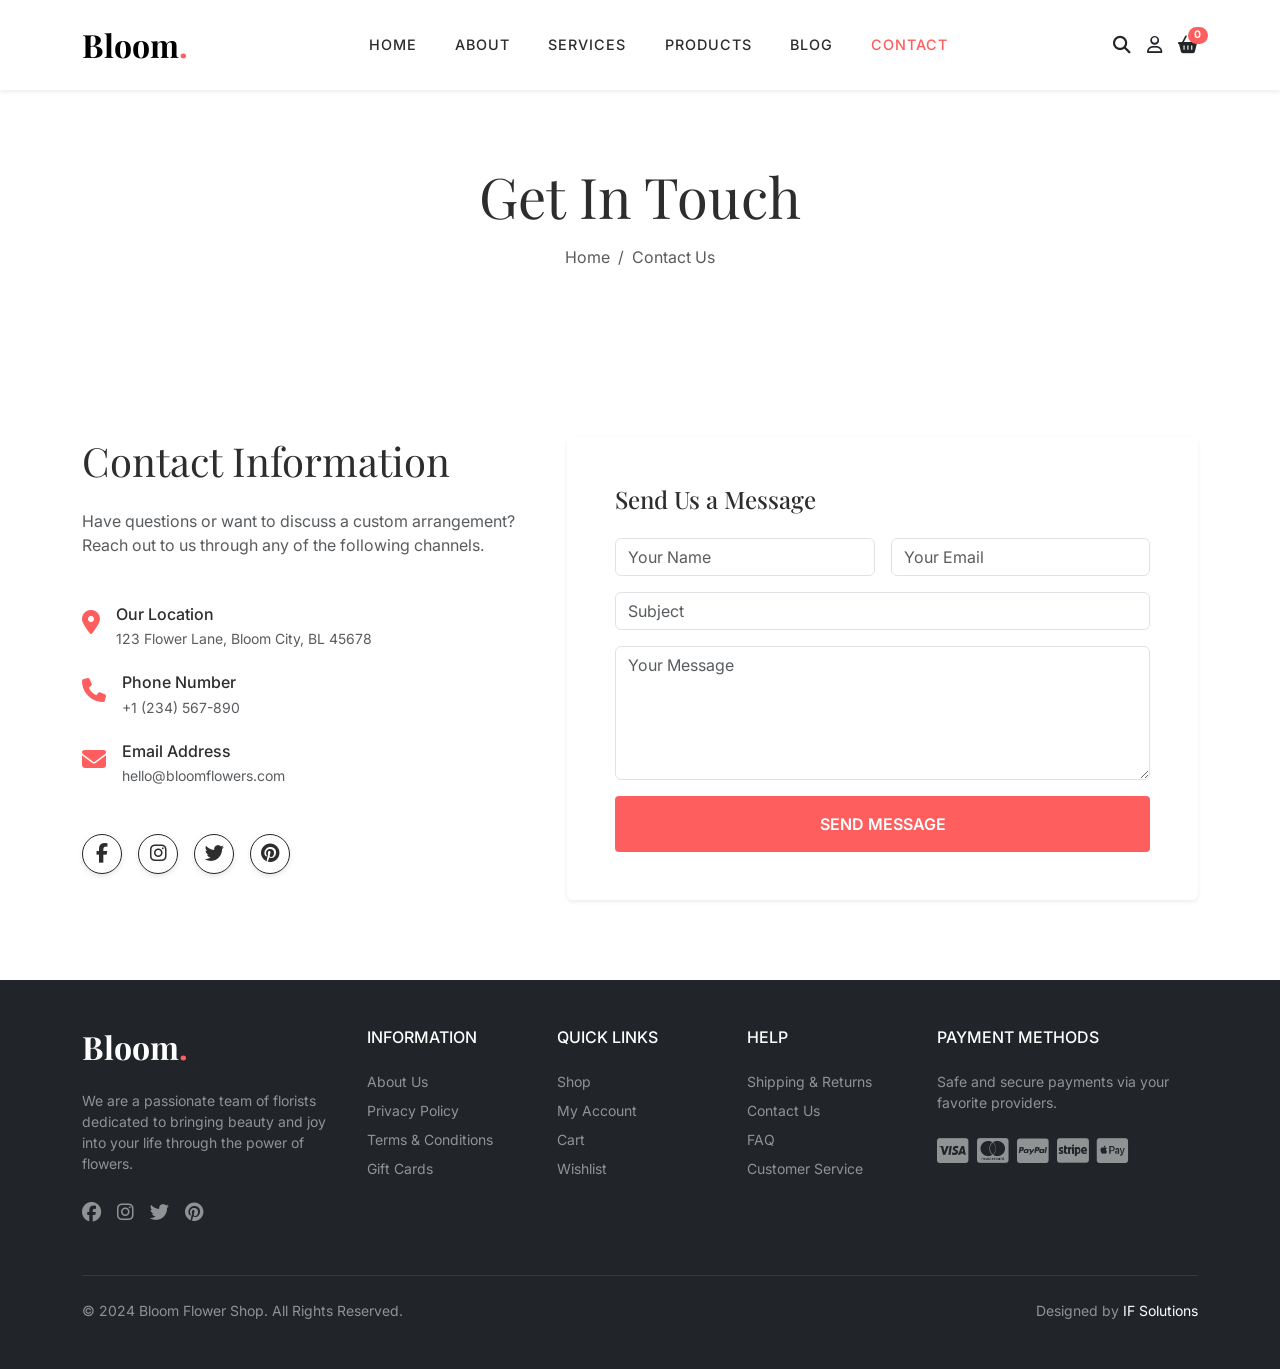
<file: contact.html>
<!DOCTYPE html>
<html lang="en">
<head>
    <meta charset="UTF-8">
    <meta name="viewport" content="width=device-width, initial-scale=1.0">
    <title>Contact Us | Bloom.</title>
    <!-- Google Fonts -->
    <link rel="preconnect" href="https://fonts.googleapis.com">
    <link rel="preconnect" href="https://fonts.gstatic.com" crossorigin>
    <link href="https://fonts.googleapis.com/css2?family=Inter:wght@300;400;500;600;700&family=Playfair+Display:ital,wght@0,400;0,700;1,400&display=swap" rel="stylesheet">
    <!-- Bootstrap 5 -->
    <link href="https://cdn.jsdelivr.net/npm/bootstrap@5.3.0/dist/css/bootstrap.min.css" rel="stylesheet">
    <!-- Font Awesome -->
    <link rel="stylesheet" href="https://cdnjs.cloudflare.com/ajax/libs/font-awesome/6.4.0/css/all.min.css">
    <!-- AOS Animation -->
    <link href="https://unpkg.com/aos@2.3.1/dist/aos.css" rel="stylesheet">
    <!-- Custom CSS -->
    <link rel="stylesheet" href="style.css">
</head>
<body>

    <!-- Header / Navbar -->
    <nav class="navbar navbar-expand-lg navbar-light bg-white sticky-top shadow-sm py-3">
        <div class="container">
            <a class="navbar-brand d-flex align-items-center" href="index.html">
                <span class="logo-text">Bloom<span class="dot">.</span></span>
            </a>
            
            <button class="navbar-toggler border-0" type="button" data-bs-toggle="collapse" data-bs-target="#navbarNav">
                <span class="navbar-toggler-icon"></span>
            </button>
            
            <div class="collapse navbar-collapse" id="navbarNav">
                <ul class="navbar-nav mx-auto mb-2 mb-lg-0">
                    <li class="nav-item"><a class="nav-link" href="index.html">HOME</a></li>
                    <li class="nav-item"><a class="nav-link" href="about.html">ABOUT</a></li>
                    <li class="nav-item"><a class="nav-link" href="services.html">SERVICES</a></li>
                    <li class="nav-item"><a class="nav-link" href="products.html">PRODUCTS</a></li>
                    <li class="nav-item"><a class="nav-link" href="blog.html">BLOG</a></li>
                    <li class="nav-item"><a class="nav-link active" href="contact.html">CONTACT</a></li>
                </ul>
                
                <div class="nav-icons d-flex align-items-center gap-3">
                    <a href="#" class="text-dark"><i class="fa-solid fa-magnifying-glass"></i></a>
                    <a href="#" class="text-dark"><i class="fa-regular fa-user"></i></a>
                    <a href="#" class="text-dark position-relative">
                        <i class="fa-solid fa-basket-shopping"></i>
                        <span class="badge rounded-pill bg-danger cart-badge">0</span>
                    </a>
                </div>
            </div>
        </div>
    </nav>

    <!-- Page Header -->
    <section class="page-header py-5 bg-subtle">
        <div class="container text-center py-4">
            <h1 class="display-4 mb-3">Get In Touch</h1>
            <nav aria-label="breadcrumb">
                <ol class="breadcrumb justify-content-center">
                    <li class="breadcrumb-item"><a href="index.html" class="text-decoration-none text-muted">Home</a></li>
                    <li class="breadcrumb-item active" aria-current="page">Contact Us</li>
                </ol>
            </nav>
        </div>
    </section>

    <!-- Contact Section -->
    <section class="contact-section section-padding bg-white">
        <div class="container">
            <div class="row g-5">
                <div class="col-lg-5" data-aos="fade-right">
                    <h2 class="display-6 mb-4">Contact Information</h2>
                    <p class="text-muted mb-5">Have questions or want to discuss a custom arrangement? Reach out to us through any of the following channels.</p>
                    
                    <div class="contact-info-item d-flex align-items-start mb-4">
                        <div class="icon-box text-primary-custom fs-4 me-3">
                            <i class="fa-solid fa-location-dot"></i>
                        </div>
                        <div>
                            <h6 class="mb-1">Our Location</h6>
                            <p class="text-muted small mb-0">123 Flower Lane, Bloom City, BL 45678</p>
                        </div>
                    </div>
                    
                    <div class="contact-info-item d-flex align-items-start mb-4">
                        <div class="icon-box text-primary-custom fs-4 me-3">
                            <i class="fa-solid fa-phone"></i>
                        </div>
                        <div>
                            <h6 class="mb-1">Phone Number</h6>
                            <p class="text-muted small mb-0">+1 (234) 567-890</p>
                        </div>
                    </div>
                    
                    <div class="contact-info-item d-flex align-items-start mb-4">
                        <div class="icon-box text-primary-custom fs-4 me-3">
                            <i class="fa-solid fa-envelope"></i>
                        </div>
                        <div>
                            <h6 class="mb-1">Email Address</h6>
                            <p class="text-muted small mb-0">hello@bloomflowers.com</p>
                        </div>
                    </div>

                    <div class="social-links d-flex gap-3 mt-5">
                        <a href="#" class="btn btn-outline-dark btn-action"><i class="fa-brands fa-facebook-f"></i></a>
                        <a href="#" class="btn btn-outline-dark btn-action"><i class="fa-brands fa-instagram"></i></a>
                        <a href="#" class="btn btn-outline-dark btn-action"><i class="fa-brands fa-twitter"></i></a>
                        <a href="#" class="btn btn-outline-dark btn-action"><i class="fa-brands fa-pinterest"></i></a>
                    </div>
                </div>
                
                <div class="col-lg-7" data-aos="fade-left">
                    <div class="contact-form-wrapper p-4 p-md-5 bg-subtle rounded shadow-sm">
                        <h2 class="h4 mb-4">Send Us a Message</h2>
                        <form action="#">
                            <div class="row g-3">
                                <div class="col-md-6">
                                    <input type="text" class="form-control" placeholder="Your Name" required>
                                </div>
                                <div class="col-md-6">
                                    <input type="email" class="form-control" placeholder="Your Email" required>
                                </div>
                                <div class="col-12">
                                    <input type="text" class="form-control" placeholder="Subject">
                                </div>
                                <div class="col-12">
                                    <textarea class="form-control" rows="5" placeholder="Your Message" required></textarea>
                                </div>
                                <div class="col-12">
                                    <button type="submit" class="btn btn-primary-custom text-white w-100 py-3">SEND MESSAGE</button>
                                </div>
                            </div>
                        </form>
                    </div>
                </div>
            </div>
        </div>
    </section>

   

    <!-- Footer -->
    <footer class="footer bg-dark text-white py-5">
        <div class="container">
            <div class="row g-4 mb-5">
                <div class="col-lg-3 col-md-6">
                    <div class="footer-logo mb-4">
                        <h2 class="logo-text text-white">Bloom<span class="dot">.</span></h2>
                    </div>
                    <p class="text-white-50 small mb-4">We are a passionate team of florists dedicated to bringing beauty and joy into your life through the power of flowers.</p>
                    <div class="social-links d-flex gap-3">
                        <a href="#" class="text-white-50"><i class="fa-brands fa-facebook"></i></a>
                        <a href="#" class="text-white-50"><i class="fa-brands fa-instagram"></i></a>
                        <a href="#" class="text-white-50"><i class="fa-brands fa-twitter"></i></a>
                        <a href="#" class="text-white-50"><i class="fa-brands fa-pinterest"></i></a>
                    </div>
                </div>
                <div class="col-lg-2 col-md-6">
                    <h6 class="mb-4 text-uppercase">Information</h6>
                    <ul class="list-unstyled footer-links small">
                        <li class="mb-2"><a href="about.html" class="text-white-50 text-decoration-none">About Us</a></li>
                        <li class="mb-2"><a href="#" class="text-white-50 text-decoration-none">Privacy Policy</a></li>
                        <li class="mb-2"><a href="#" class="text-white-50 text-decoration-none">Terms & Conditions</a></li>
                        <li class="mb-2"><a href="#" class="text-white-50 text-decoration-none">Gift Cards</a></li>
                    </ul>
                </div>
                <div class="col-lg-2 col-md-6">
                    <h6 class="mb-4 text-uppercase">Quick Links</h6>
                    <ul class="list-unstyled footer-links small">
                        <li class="mb-2"><a href="products.html" class="text-white-50 text-decoration-none">Shop</a></li>
                        <li class="mb-2"><a href="#" class="text-white-50 text-decoration-none">My Account</a></li>
                        <li class="mb-2"><a href="#" class="text-white-50 text-decoration-none">Cart</a></li>
                        <li class="mb-2"><a href="#" class="text-white-50 text-decoration-none">Wishlist</a></li>
                    </ul>
                </div>
                <div class="col-lg-2 col-md-6">
                    <h6 class="mb-4 text-uppercase">Help</h6>
                    <ul class="list-unstyled footer-links small">
                        <li class="mb-2"><a href="#" class="text-white-50 text-decoration-none">Shipping & Returns</a></li>
                        <li class="mb-2"><a href="contact.html" class="text-white-50 text-decoration-none">Contact Us</a></li>
                        <li class="mb-2"><a href="#" class="text-white-50 text-decoration-none">FAQ</a></li>
                        <li class="mb-2"><a href="#" class="text-white-50 text-decoration-none">Customer Service</a></li>
                    </ul>
                </div>
                <div class="col-lg-3 col-md-6">
                    <h6 class="mb-4 text-uppercase">Payment Methods</h6>
                    <p class="text-white-50 small mb-4">Safe and secure payments via your favorite providers.</p>
                    <div class="payment-icons d-flex flex-wrap gap-2 fs-3 text-white-50">
                        <i class="fa-brands fa-cc-visa"></i>
                        <i class="fa-brands fa-cc-mastercard"></i>
                        <i class="fa-brands fa-cc-paypal"></i>
                        <i class="fa-brands fa-cc-stripe"></i>
                        <i class="fa-brands fa-cc-apple-pay"></i>
                    </div>
                </div>
            </div>
            <hr class="border-secondary mb-4">
            <div class="row align-items-center">
                <div class="col-md-6 text-center text-md-start">
                    <p class="text-white-50 small mb-0">&copy; 2024 Bloom Flower Shop. All Rights Reserved.</p>
                </div>
                <div class="col-md-6 text-center text-md-end mt-3 mt-md-0">
                    <p class="text-white-50 small mb-0">Designed by <a href="#" class="text-white text-decoration-none">IF Solutions</a></p>
                </div>
            </div>
        </div>
    </footer>

    <!-- Bootstrap JS -->
    <script src="https://cdn.jsdelivr.net/npm/bootstrap@5.3.0/dist/js/bootstrap.bundle.min.js"></script>
    <!-- AOS Animation -->
    <script src="https://unpkg.com/aos@2.3.1/dist/aos.js"></script>
    <!-- Custom JS -->
    <script src="script.js"></script>
    <script>
        AOS.init({
            duration: 1000,
            once: true,
            offset: 100
        });
    </script>
</body>
</html>
</file>
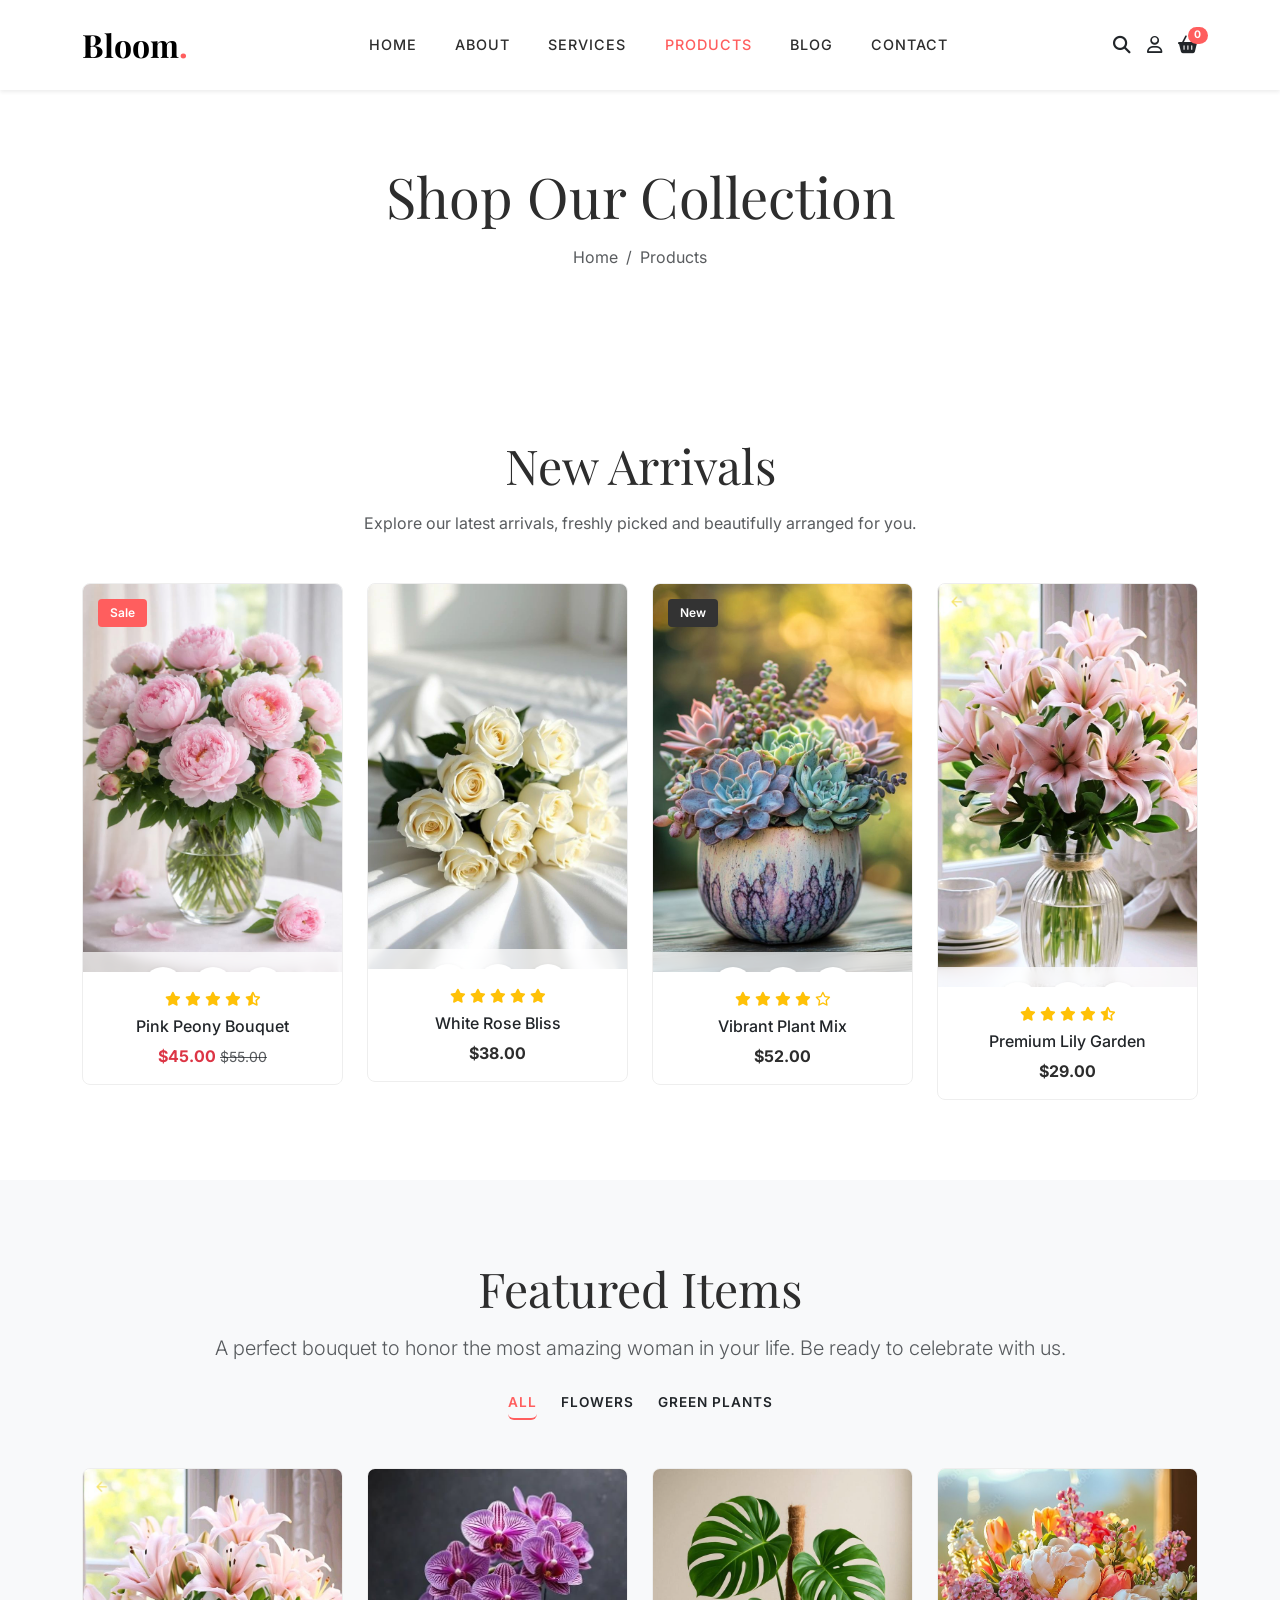
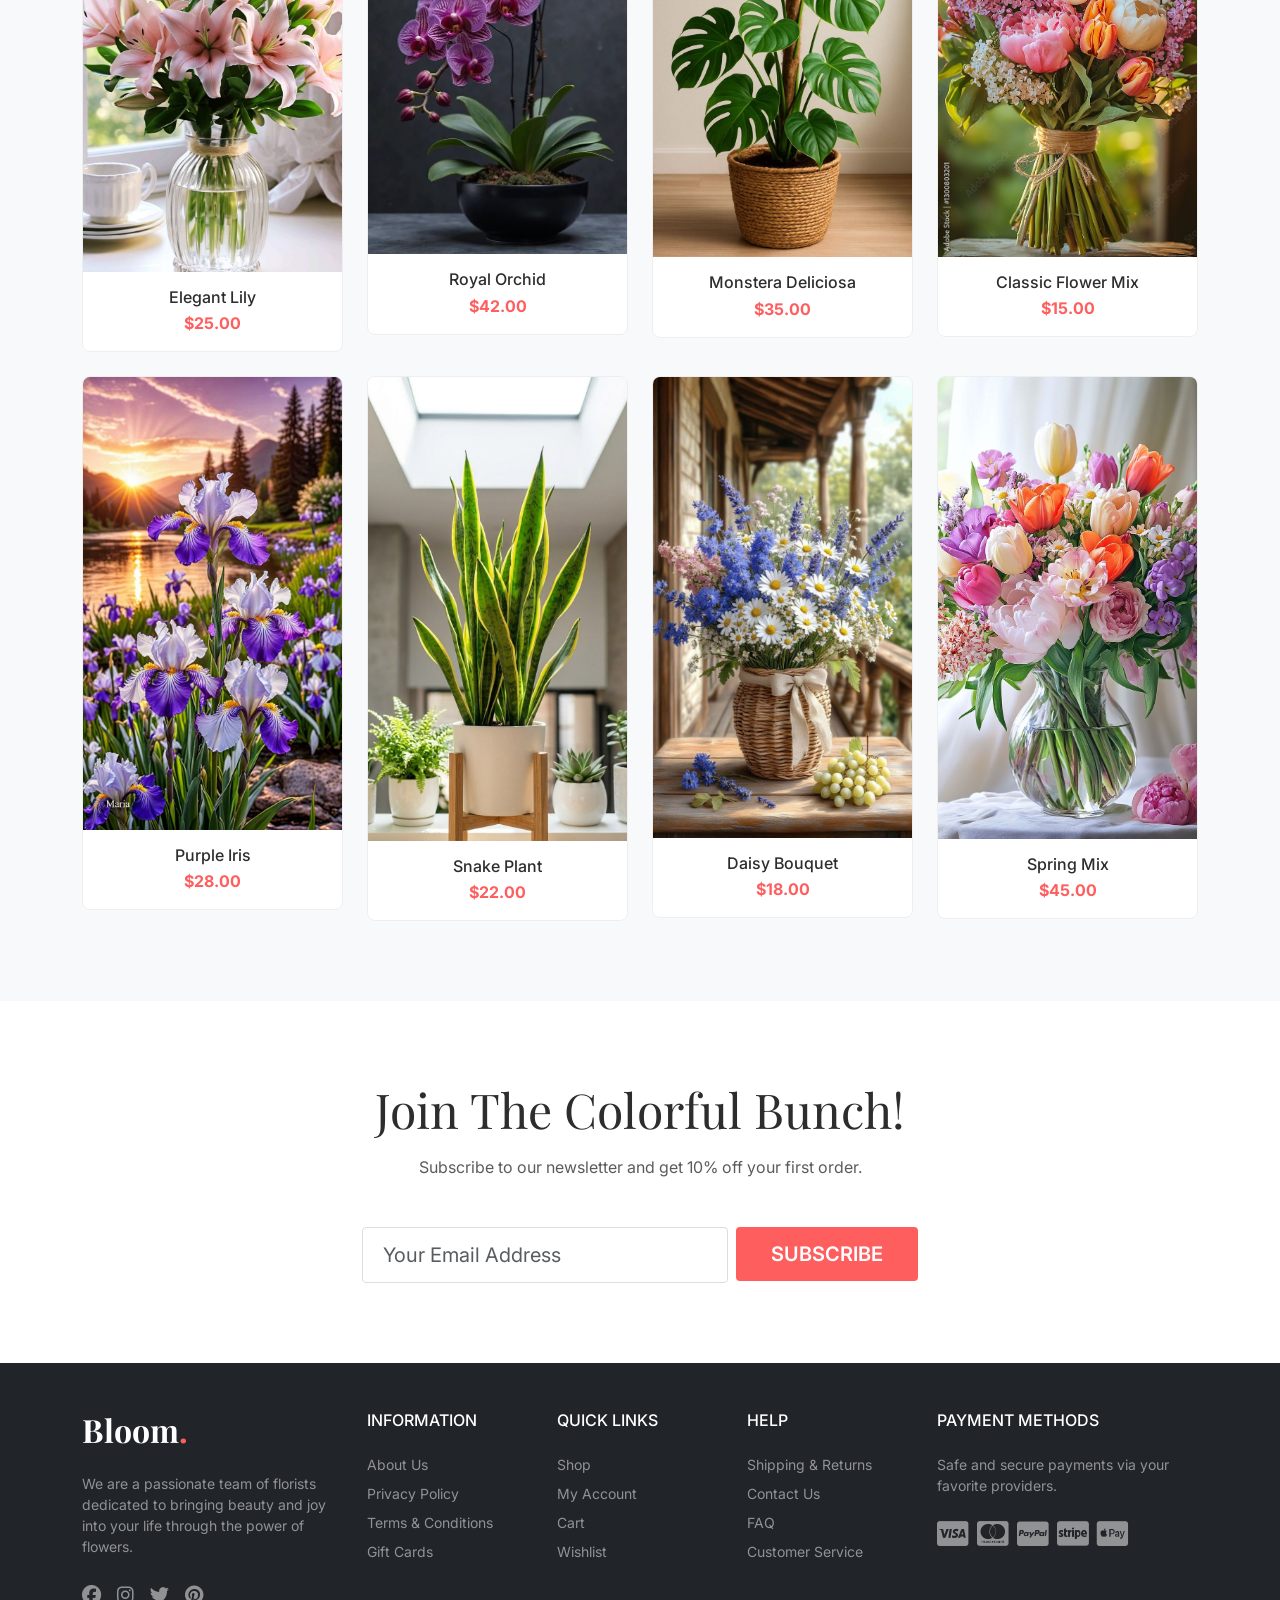
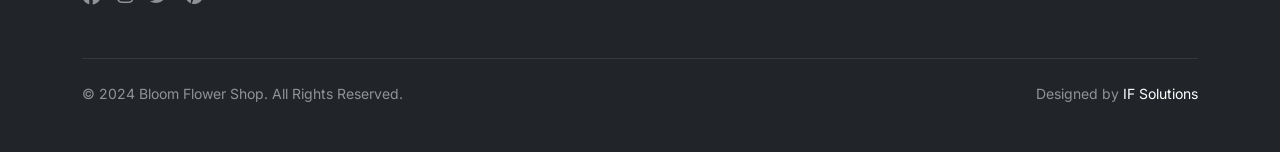
<file: products.html>
<!DOCTYPE html>
<html lang="en">
<head>
    <meta charset="UTF-8">
    <meta name="viewport" content="width=device-width, initial-scale=1.0">
    <title>Our Products | Bloom.</title>
    <!-- Google Fonts -->
    <link rel="preconnect" href="https://fonts.googleapis.com">
    <link rel="preconnect" href="https://fonts.gstatic.com" crossorigin>
    <link href="https://fonts.googleapis.com/css2?family=Inter:wght@300;400;500;600;700&family=Playfair+Display:ital,wght@0,400;0,700;1,400&display=swap" rel="stylesheet">
    <!-- Bootstrap 5 -->
    <link href="https://cdn.jsdelivr.net/npm/bootstrap@5.3.0/dist/css/bootstrap.min.css" rel="stylesheet">
    <!-- Font Awesome -->
    <link rel="stylesheet" href="https://cdnjs.cloudflare.com/ajax/libs/font-awesome/6.4.0/css/all.min.css">
    <!-- AOS Animation -->
    <link href="https://unpkg.com/aos@2.3.1/dist/aos.css" rel="stylesheet">
    <!-- Custom CSS -->
    <link rel="stylesheet" href="style.css">
</head>
<body>

    <!-- Header / Navbar -->
    <nav class="navbar navbar-expand-lg navbar-light bg-white sticky-top shadow-sm py-3">
        <div class="container">
            <a class="navbar-brand d-flex align-items-center" href="index.html">
                <span class="logo-text">Bloom<span class="dot">.</span></span>
            </a>
            
            <button class="navbar-toggler border-0" type="button" data-bs-toggle="collapse" data-bs-target="#navbarNav">
                <span class="navbar-toggler-icon"></span>
            </button>
            
            <div class="collapse navbar-collapse" id="navbarNav">
                <ul class="navbar-nav mx-auto mb-2 mb-lg-0">
                    <li class="nav-item"><a class="nav-link" href="index.html">HOME</a></li>
                    <li class="nav-item"><a class="nav-link" href="about.html">ABOUT</a></li>
                    <li class="nav-item"><a class="nav-link" href="services.html">SERVICES</a></li>
                    <li class="nav-item"><a class="nav-link active" href="products.html">PRODUCTS</a></li>
                    <li class="nav-item"><a class="nav-link" href="blog.html">BLOG</a></li>
                    <li class="nav-item"><a class="nav-link" href="contact.html">CONTACT</a></li>
                </ul>
                
                <div class="nav-icons d-flex align-items-center gap-3">
                    <a href="#" class="text-dark"><i class="fa-solid fa-magnifying-glass"></i></a>
                    <a href="#" class="text-dark"><i class="fa-regular fa-user"></i></a>
                    <a href="#" class="text-dark position-relative">
                        <i class="fa-solid fa-basket-shopping"></i>
                        <span class="badge rounded-pill bg-danger cart-badge">0</span>
                    </a>
                </div>
            </div>
        </div>
    </nav>

    <!-- Page Header -->
    <section class="page-header py-5 bg-subtle">
        <div class="container text-center py-4">
            <h1 class="display-4 mb-3">Shop Our Collection</h1>
            <nav aria-label="breadcrumb">
                <ol class="breadcrumb justify-content-center">
                    <li class="breadcrumb-item"><a href="index.html" class="text-decoration-none text-muted">Home</a></li>
                    <li class="breadcrumb-item active" aria-current="page">Products</li>
                </ol>
            </nav>
        </div>
    </section>

    <!-- New Products -->
    <section class="new-products section-padding bg-white">
        <div class="container">
            <div class="text-center mb-5" data-aos="fade-up">
                <h2 class="display-5 mb-3">New Arrivals</h2>
                <p class="text-muted mx-auto" style="max-width: 600px;">Explore our latest arrivals, freshly picked and beautifully arranged for you.</p>
            </div>
            
            <div class="row g-4">
                <!-- Product 1 -->
                <div class="col-lg-3 col-md-6" data-aos="fade-up" data-aos-delay="100">
                    <div class="product-card">
                        <div class="product-img-wrapper">
                            <span class="badge-tag sale-badge">Sale</span>
                            <img src="imgs/12384967724430498.jpg" alt="Pink Peony" class="img-fluid">
                            <div class="product-actions">
                                <button class="btn btn-action"><i class="fa-regular fa-heart"></i></button>
                                <button class="btn btn-action"><i class="fa-solid fa-cart-plus"></i></button>
                                <button class="btn btn-action"><i class="fa-regular fa-eye"></i></button>
                            </div>
                        </div>
                        <div class="product-info p-3 text-center">
                            <div class="rating mb-2 text-warning small">
                                <i class="fa-solid fa-star"></i>
                                <i class="fa-solid fa-star"></i>
                                <i class="fa-solid fa-star"></i>
                                <i class="fa-solid fa-star"></i>
                                <i class="fa-solid fa-star-half-stroke"></i>
                            </div>
                            <h6 class="mb-2"><a href="#" class="text-decoration-none text-dark">Pink Peony Bouquet</a></h6>
                            <p class="price mb-0">
                                <span class="text-danger fw-bold">$45.00</span>
                                <span class="text-muted text-decoration-line-through small">$55.00</span>
                            </p>
                        </div>
                    </div>
                </div>
                <!-- Product 2 -->
                <div class="col-lg-3 col-md-6" data-aos="fade-up" data-aos-delay="200">
                    <div class="product-card">
                        <div class="product-img-wrapper">
                            <img src="imgs/71846556550609060.jpg" alt="White Roses" class="img-fluid">
                            <div class="product-actions">
                                <button class="btn btn-action"><i class="fa-regular fa-heart"></i></button>
                                <button class="btn btn-action"><i class="fa-solid fa-cart-plus"></i></button>
                                <button class="btn btn-action"><i class="fa-regular fa-eye"></i></button>
                            </div>
                        </div>
                        <div class="product-info p-3 text-center">
                            <div class="rating mb-2 text-warning small">
                                <i class="fa-solid fa-star"></i>
                                <i class="fa-solid fa-star"></i>
                                <i class="fa-solid fa-star"></i>
                                <i class="fa-solid fa-star"></i>
                                <i class="fa-solid fa-star"></i>
                            </div>
                            <h6 class="mb-2"><a href="#" class="text-decoration-none text-dark">White Rose Bliss</a></h6>
                            <p class="price mb-0">
                                <span class="fw-bold">$38.00</span>
                            </p>
                        </div>
                    </div>
                </div>
                <!-- Product 3 -->
                <div class="col-lg-3 col-md-6" data-aos="fade-up" data-aos-delay="300">
                    <div class="product-card">
                        <div class="product-img-wrapper">
                            <span class="badge-tag new-badge">New</span>
                            <img src="imgs/4011087181128123.jpg" alt="Succulent" class="img-fluid">
                            <div class="product-actions">
                                <button class="btn btn-action"><i class="fa-regular fa-heart"></i></button>
                                <button class="btn btn-action"><i class="fa-solid fa-cart-plus"></i></button>
                                <button class="btn btn-action"><i class="fa-regular fa-eye"></i></button>
                            </div>
                        </div>
                        <div class="product-info p-3 text-center">
                            <div class="rating mb-2 text-warning small">
                                <i class="fa-solid fa-star"></i>
                                <i class="fa-solid fa-star"></i>
                                <i class="fa-solid fa-star"></i>
                                <i class="fa-solid fa-star"></i>
                                <i class="fa-regular fa-star"></i>
                            </div>
                            <h6 class="mb-2"><a href="#" class="text-decoration-none text-dark">Vibrant Plant Mix</a></h6>
                            <p class="price mb-0">
                                <span class="fw-bold">$52.00</span>
                            </p>
                        </div>
                    </div>
                </div>
                <!-- Product 4 -->
                <div class="col-lg-3 col-md-6" data-aos="fade-up" data-aos-delay="400">
                    <div class="product-card">
                        <div class="product-img-wrapper">
                            <img src="imgs/927952698223903139.jpg" alt="Premium Lilies" class="img-fluid">
                            <div class="product-actions">
                                <button class="btn btn-action"><i class="fa-regular fa-heart"></i></button>
                                <button class="btn btn-action"><i class="fa-solid fa-cart-plus"></i></button>
                                <button class="btn btn-action"><i class="fa-regular fa-eye"></i></button>
                            </div>
                        </div>
                        <div class="product-info p-3 text-center">
                            <div class="rating mb-2 text-warning small">
                                <i class="fa-solid fa-star"></i>
                                <i class="fa-solid fa-star"></i>
                                <i class="fa-solid fa-star"></i>
                                <i class="fa-solid fa-star"></i>
                                <i class="fa-solid fa-star-half-stroke"></i>
                            </div>
                            <h6 class="mb-2"><a href="#" class="text-decoration-none text-dark">Premium Lily Garden</a></h6>
                            <p class="price mb-0">
                                <span class="fw-bold">$29.00</span>
                            </p>
                        </div>
                    </div>
                </div>
            </div>
        </div>
    </section>

    <!-- Featured Items -->
    <section class="featured-items section-padding bg-light">
        <div class="container">
            <div class="text-center mb-5" data-aos="fade-up">
                <h2 class="display-5 mb-3">Featured Items</h2>
                <p class="text-muted lead small mb-4">A perfect bouquet to honor the most amazing woman in your life. Be ready to celebrate with us.</p>
                <div class="filter-tabs d-flex justify-content-center gap-4 mb-4">
                    <button class="btn btn-filter active" data-filter="all">ALL</button>
                    <button class="btn btn-filter" data-filter="flowers">FLOWERS</button>
                    <button class="btn btn-filter" data-filter="plants">GREEN PLANTS</button>
                </div>
            </div>

            <div class="row g-4 featured-grid">
                <!-- Row 1 -->
                <div class="col-lg-3 col-md-4 col-sm-6 filter-item flowers" data-aos="fade-up">
                    <div class="product-card">
                        <div class="product-img-wrapper">
                            <img src="imgs/927952698223903139.jpg" alt="Flower" class="img-fluid">
                        </div>
                        <div class="product-info p-3 text-center">
                            <h6 class="mb-1">Elegant Lily</h6>
                            <p class="text-primary-custom fw-bold mb-0">$25.00</p>
                        </div>
                    </div>
                </div>
                <div class="col-lg-3 col-md-4 col-sm-6 filter-item flowers" data-aos="fade-up" data-aos-delay="100">
                    <div class="product-card">
                        <div class="product-img-wrapper">
                            <img src="imgs/15270086238966056.jpg" alt="Orchid" class="img-fluid">
                        </div>
                        <div class="product-info p-3 text-center">
                            <h6 class="mb-1">Royal Orchid</h6>
                            <p class="text-primary-custom fw-bold mb-0">$42.00</p>
                        </div>
                    </div>
                </div>
                <div class="col-lg-3 col-md-4 col-sm-6 filter-item plants" data-aos="fade-up" data-aos-delay="200">
                    <div class="product-card">
                        <div class="product-img-wrapper">
                            <img src="imgs/monstera.jpg" alt="Monstera" class="img-fluid">
                        </div>
                        <div class="product-info p-3 text-center">
                            <h6 class="mb-1">Monstera Deliciosa</h6>
                            <p class="text-primary-custom fw-bold mb-0">$35.00</p>
                        </div>
                    </div>
                </div>
                <div class="col-lg-3 col-md-4 col-sm-6 filter-item flowers" data-aos="fade-up" data-aos-delay="300">
                    <div class="product-card">
                        <div class="product-img-wrapper">
                            <img src="imgs/spring_bouquet.jpg" alt="Red Roses" class="img-fluid">
                        </div>
                        <div class="product-info p-3 text-center">
                            <h6 class="mb-1">Classic Flower Mix</h6>
                            <p class="text-primary-custom fw-bold mb-0">$15.00</p>
                        </div>
                    </div>
                </div>
                <!-- Row 2 -->
                <div class="col-lg-3 col-md-4 col-sm-6 filter-item flowers" data-aos="fade-up">
                    <div class="product-card">
                        <div class="product-img-wrapper">
                            <img src="imgs/iris.jpg" alt="Flower" class="img-fluid">
                        </div>
                        <div class="product-info p-3 text-center">
                            <h6 class="mb-1">Purple Iris</h6>
                            <p class="text-primary-custom fw-bold mb-0">$28.00</p>
                        </div>
                    </div>
                </div>
                <div class="col-lg-3 col-md-4 col-sm-6 filter-item plants" data-aos="fade-up" data-aos-delay="100">
                    <div class="product-card">
                        <div class="product-img-wrapper">
                            <img src="imgs/snake_plant.jpg" alt="Snake Plant" class="img-fluid">
                        </div>
                        <div class="product-info p-3 text-center">
                            <h6 class="mb-1">Snake Plant</h6>
                            <p class="text-primary-custom fw-bold mb-0">$22.00</p>
                        </div>
                    </div>
                </div>
                <div class="col-lg-3 col-md-4 col-sm-6 filter-item flowers" data-aos="fade-up" data-aos-delay="200">
                    <div class="product-card">
                        <div class="product-img-wrapper">
                            <img src="imgs/340303315613758499.jpg" alt="Flower" class="img-fluid">
                        </div>
                        <div class="product-info p-3 text-center">
                            <h6 class="mb-1">Daisy Bouquet</h6>
                            <p class="text-primary-custom fw-bold mb-0">$18.00</p>
                        </div>
                    </div>
                </div>
                <div class="col-lg-3 col-md-4 col-sm-6 filter-item flowers" data-aos="fade-up" data-aos-delay="300">
                    <div class="product-card">
                        <div class="product-img-wrapper">
                            <img src="imgs/1266706140773187.jpg" alt="Flower" class="img-fluid">
                        </div>
                        <div class="product-info p-3 text-center">
                            <h6 class="mb-1">Spring Mix</h6>
                            <p class="text-primary-custom fw-bold mb-0">$45.00</p>
                        </div>
                    </div>
                </div>
            </div>
        </div>
    </section>

    <!-- Newsletter Section -->
    <section class="newsletter-section section-padding bg-white">
        <div class="container text-center" data-aos="fade-up">
            <h2 class="display-5 mb-3">Join The Colorful Bunch!</h2>
            <p class="text-muted mb-5">Subscribe to our newsletter and get 10% off your first order.</p>
            <form class="newsletter-form row justify-content-center g-2">
                <div class="col-md-4">
                    <input type="email" class="form-control form-control-lg" placeholder="Your Email Address" required>
                </div>
                <div class="col-auto">
                    <button type="submit" class="btn btn-primary-custom btn-lg text-white">SUBSCRIBE</button>
                </div>
            </form>
        </div>
    </section>

    <!-- Footer -->
    <footer class="footer bg-dark text-white py-5">
        <div class="container">
            <div class="row g-4 mb-5">
                <div class="col-lg-3 col-md-6">
                    <div class="footer-logo mb-4">
                        <h2 class="logo-text text-white">Bloom<span class="dot">.</span></h2>
                    </div>
                    <p class="text-white-50 small mb-4">We are a passionate team of florists dedicated to bringing beauty and joy into your life through the power of flowers.</p>
                    <div class="social-links d-flex gap-3">
                        <a href="#" class="text-white-50"><i class="fa-brands fa-facebook"></i></a>
                        <a href="#" class="text-white-50"><i class="fa-brands fa-instagram"></i></a>
                        <a href="#" class="text-white-50"><i class="fa-brands fa-twitter"></i></a>
                        <a href="#" class="text-white-50"><i class="fa-brands fa-pinterest"></i></a>
                    </div>
                </div>
                <div class="col-lg-2 col-md-6">
                    <h6 class="mb-4 text-uppercase">Information</h6>
                    <ul class="list-unstyled footer-links small">
                        <li class="mb-2"><a href="about.html" class="text-white-50 text-decoration-none">About Us</a></li>
                        <li class="mb-2"><a href="#" class="text-white-50 text-decoration-none">Privacy Policy</a></li>
                        <li class="mb-2"><a href="#" class="text-white-50 text-decoration-none">Terms & Conditions</a></li>
                        <li class="mb-2"><a href="#" class="text-white-50 text-decoration-none">Gift Cards</a></li>
                    </ul>
                </div>
                <div class="col-lg-2 col-md-6">
                    <h6 class="mb-4 text-uppercase">Quick Links</h6>
                    <ul class="list-unstyled footer-links small">
                        <li class="mb-2"><a href="products.html" class="text-white-50 text-decoration-none">Shop</a></li>
                        <li class="mb-2"><a href="#" class="text-white-50 text-decoration-none">My Account</a></li>
                        <li class="mb-2"><a href="#" class="text-white-50 text-decoration-none">Cart</a></li>
                        <li class="mb-2"><a href="#" class="text-white-50 text-decoration-none">Wishlist</a></li>
                    </ul>
                </div>
                <div class="col-lg-2 col-md-6">
                    <h6 class="mb-4 text-uppercase">Help</h6>
                    <ul class="list-unstyled footer-links small">
                        <li class="mb-2"><a href="#" class="text-white-50 text-decoration-none">Shipping & Returns</a></li>
                        <li class="mb-2"><a href="contact.html" class="text-white-50 text-decoration-none">Contact Us</a></li>
                        <li class="mb-2"><a href="#" class="text-white-50 text-decoration-none">FAQ</a></li>
                        <li class="mb-2"><a href="#" class="text-white-50 text-decoration-none">Customer Service</a></li>
                    </ul>
                </div>
                <div class="col-lg-3 col-md-6">
                    <h6 class="mb-4 text-uppercase">Payment Methods</h6>
                    <p class="text-white-50 small mb-4">Safe and secure payments via your favorite providers.</p>
                    <div class="payment-icons d-flex flex-wrap gap-2 fs-3 text-white-50">
                        <i class="fa-brands fa-cc-visa"></i>
                        <i class="fa-brands fa-cc-mastercard"></i>
                        <i class="fa-brands fa-cc-paypal"></i>
                        <i class="fa-brands fa-cc-stripe"></i>
                        <i class="fa-brands fa-cc-apple-pay"></i>
                    </div>
                </div>
            </div>
            <hr class="border-secondary mb-4">
            <div class="row align-items-center">
                <div class="col-md-6 text-center text-md-start">
                    <p class="text-white-50 small mb-0">&copy; 2024 Bloom Flower Shop. All Rights Reserved.</p>
                </div>
                <div class="col-md-6 text-center text-md-end mt-3 mt-md-0">
                    <p class="text-white-50 small mb-0">Designed by <a href="#" class="text-white text-decoration-none">IF Solutions</a></p>
                </div>
            </div>
        </div>
    </footer>

    <!-- Bootstrap JS -->
    <script src="https://cdn.jsdelivr.net/npm/bootstrap@5.3.0/dist/js/bootstrap.bundle.min.js"></script>
    <!-- AOS Animation -->
    <script src="https://unpkg.com/aos@2.3.1/dist/aos.js"></script>
    <!-- Custom JS -->
    <script src="script.js"></script>
    <script>
        AOS.init({
            duration: 1000,
            once: true,
            offset: 100
        });
    </script>
</body>
</html>
</file>
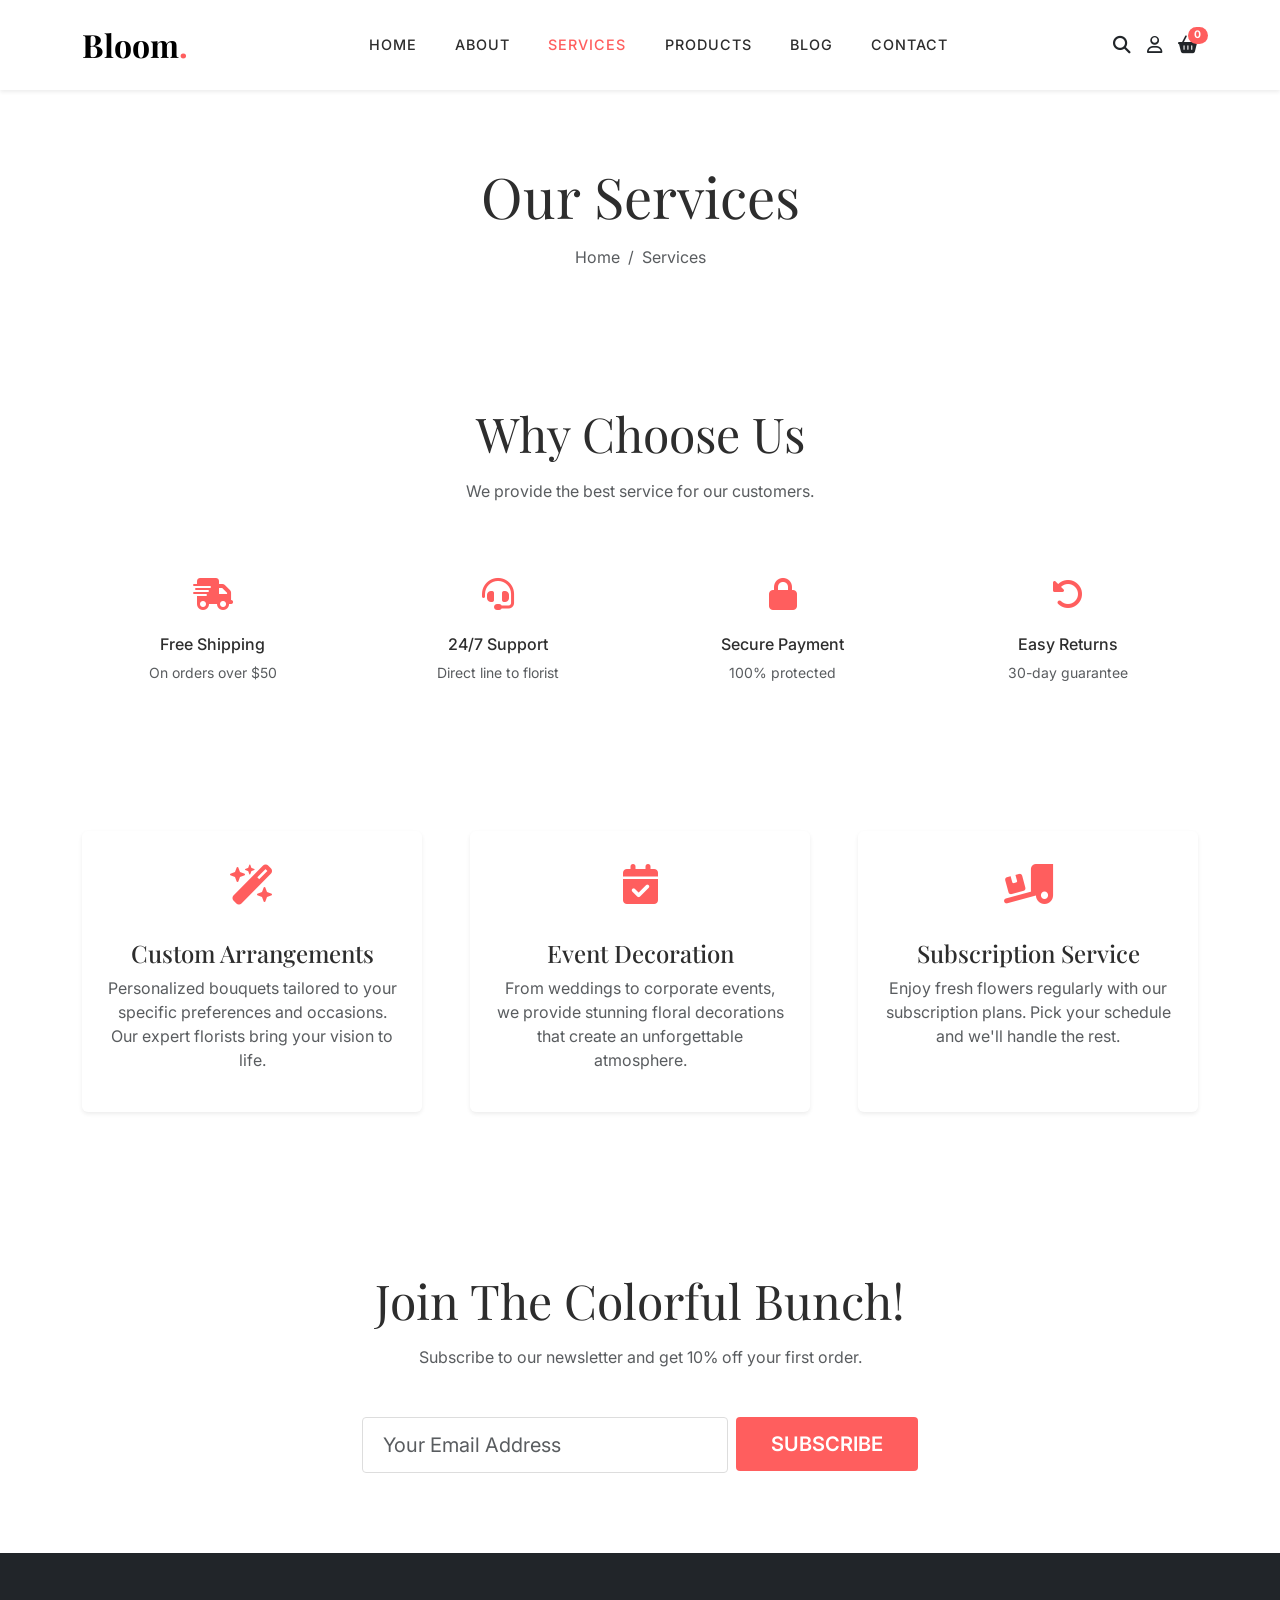
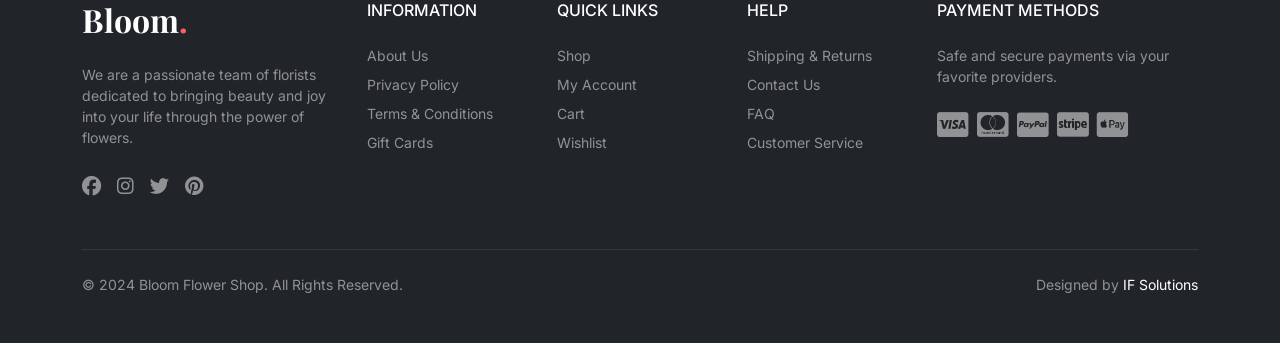
<file: services.html>
<!DOCTYPE html>
<html lang="en">
<head>
    <meta charset="UTF-8">
    <meta name="viewport" content="width=device-width, initial-scale=1.0">
    <title>Our Services | Bloom.</title>
    <!-- Google Fonts -->
    <link rel="preconnect" href="https://fonts.googleapis.com">
    <link rel="preconnect" href="https://fonts.gstatic.com" crossorigin>
    <link href="https://fonts.googleapis.com/css2?family=Inter:wght@300;400;500;600;700&family=Playfair+Display:ital,wght@0,400;0,700;1,400&display=swap" rel="stylesheet">
    <!-- Bootstrap 5 -->
    <link href="https://cdn.jsdelivr.net/npm/bootstrap@5.3.0/dist/css/bootstrap.min.css" rel="stylesheet">
    <!-- Font Awesome -->
    <link rel="stylesheet" href="https://cdnjs.cloudflare.com/ajax/libs/font-awesome/6.4.0/css/all.min.css">
    <!-- AOS Animation -->
    <link href="https://unpkg.com/aos@2.3.1/dist/aos.css" rel="stylesheet">
    <!-- Custom CSS -->
    <link rel="stylesheet" href="style.css">
</head>
<body>

    <!-- Header / Navbar -->
    <nav class="navbar navbar-expand-lg navbar-light bg-white sticky-top shadow-sm py-3">
        <div class="container">
            <a class="navbar-brand d-flex align-items-center" href="index.html">
                <span class="logo-text">Bloom<span class="dot">.</span></span>
            </a>
            
            <button class="navbar-toggler border-0" type="button" data-bs-toggle="collapse" data-bs-target="#navbarNav">
                <span class="navbar-toggler-icon"></span>
            </button>
            
            <div class="collapse navbar-collapse" id="navbarNav">
                <ul class="navbar-nav mx-auto mb-2 mb-lg-0">
                    <li class="nav-item"><a class="nav-link" href="index.html">HOME</a></li>
                    <li class="nav-item"><a class="nav-link" href="about.html">ABOUT</a></li>
                    <li class="nav-item"><a class="nav-link active" href="services.html">SERVICES</a></li>
                    <li class="nav-item"><a class="nav-link" href="products.html">PRODUCTS</a></li>
                    <li class="nav-item"><a class="nav-link" href="blog.html">BLOG</a></li>
                    <li class="nav-item"><a class="nav-link" href="contact.html">CONTACT</a></li>
                </ul>
                
                <div class="nav-icons d-flex align-items-center gap-3">
                    <a href="#" class="text-dark"><i class="fa-solid fa-magnifying-glass"></i></a>
                    <a href="#" class="text-dark"><i class="fa-regular fa-user"></i></a>
                    <a href="#" class="text-dark position-relative">
                        <i class="fa-solid fa-basket-shopping"></i>
                        <span class="badge rounded-pill bg-danger cart-badge">0</span>
                    </a>
                </div>
            </div>
        </div>
    </nav>

    <!-- Page Header -->
    <section class="page-header py-5 bg-subtle">
        <div class="container text-center py-4">
            <h1 class="display-4 mb-3">Our Services</h1>
            <nav aria-label="breadcrumb">
                <ol class="breadcrumb justify-content-center">
                    <li class="breadcrumb-item"><a href="index.html" class="text-decoration-none text-muted">Home</a></li>
                    <li class="breadcrumb-item active" aria-current="page">Services</li>
                </ol>
            </nav>
        </div>
    </section>

    <!-- Features Bar -->
    <section class="features-bar py-5 bg-white">
        <div class="container">
            <div class="text-center mb-5" data-aos="fade-up">
                <h2 class="display-5 mb-3">Why Choose Us</h2>
                <p class="text-muted">We provide the best service for our customers.</p>
            </div>
            <div class="row g-4 text-center">
                <div class="col-md-3 col-6" data-aos="fade-up" data-aos-delay="100">
                    <div class="feature-item">
                        <div class="feature-icon mb-3"><i class="fa-solid fa-truck-fast"></i></div>
                        <h6>Free Shipping</h6>
                        <p class="small text-muted mb-0">On orders over $50</p>
                    </div>
                </div>
                <div class="col-md-3 col-6" data-aos="fade-up" data-aos-delay="200">
                    <div class="feature-item">
                        <div class="feature-icon mb-3"><i class="fa-solid fa-headset"></i></div>
                        <h6>24/7 Support</h6>
                        <p class="small text-muted mb-0">Direct line to florist</p>
                    </div>
                </div>
                <div class="col-md-3 col-6" data-aos="fade-up" data-aos-delay="300">
                    <div class="feature-item">
                        <div class="feature-icon mb-3"><i class="fa-solid fa-lock"></i></div>
                        <h6>Secure Payment</h6>
                        <p class="small text-muted mb-0">100% protected</p>
                    </div>
                </div>
                <div class="col-md-3 col-6" data-aos="fade-up" data-aos-delay="400">
                    <div class="feature-item">
                        <div class="feature-icon mb-3"><i class="fa-solid fa-rotate-left"></i></div>
                        <h6>Easy Returns</h6>
                        <p class="small text-muted mb-0">30-day guarantee</p>
                    </div>
                </div>
            </div>
        </div>
    </section>

    <!-- Service Details -->
    <section class="service-details section-padding bg-subtle">
        <div class="container">
            <div class="row g-5">
                <div class="col-lg-4" data-aos="fade-up">
                    <div class="service-card p-4 bg-white rounded shadow-sm text-center h-100">
                        <div class="icon-box mb-4 text-primary-custom fs-1">
                            <i class="fa-solid fa-wand-magic-sparkles"></i>
                        </div>
                        <h4>Custom Arrangements</h4>
                        <p class="text-muted">Personalized bouquets tailored to your specific preferences and occasions. Our expert florists bring your vision to life.</p>
                    </div>
                </div>
                <div class="col-lg-4" data-aos="fade-up" data-aos-delay="100">
                    <div class="service-card p-4 bg-white rounded shadow-sm text-center h-100">
                        <div class="icon-box mb-4 text-primary-custom fs-1">
                            <i class="fa-solid fa-calendar-check"></i>
                        </div>
                        <h4>Event Decoration</h4>
                        <p class="text-muted">From weddings to corporate events, we provide stunning floral decorations that create an unforgettable atmosphere.</p>
                    </div>
                </div>
                <div class="col-lg-4" data-aos="fade-up" data-aos-delay="200">
                    <div class="service-card p-4 bg-white rounded shadow-sm text-center h-100">
                        <div class="icon-box mb-4 text-primary-custom fs-1">
                            <i class="fa-solid fa-truck-ramp-box"></i>
                        </div>
                        <h4>Subscription Service</h4>
                        <p class="text-muted">Enjoy fresh flowers regularly with our subscription plans. Pick your schedule and we'll handle the rest.</p>
                    </div>
                </div>
            </div>
        </div>
    </section>

    <!-- Newsletter Section -->
    <section class="newsletter-section section-padding bg-white">
        <div class="container text-center" data-aos="fade-up">
            <h2 class="display-5 mb-3">Join The Colorful Bunch!</h2>
            <p class="text-muted mb-5">Subscribe to our newsletter and get 10% off your first order.</p>
            <form class="newsletter-form row justify-content-center g-2">
                <div class="col-md-4">
                    <input type="email" class="form-control form-control-lg" placeholder="Your Email Address" required>
                </div>
                <div class="col-auto">
                    <button type="submit" class="btn btn-primary-custom btn-lg text-white">SUBSCRIBE</button>
                </div>
            </form>
        </div>
    </section>

    <!-- Footer -->
    <footer class="footer bg-dark text-white py-5">
        <div class="container">
            <div class="row g-4 mb-5">
                <div class="col-lg-3 col-md-6">
                    <div class="footer-logo mb-4">
                        <h2 class="logo-text text-white">Bloom<span class="dot">.</span></h2>
                    </div>
                    <p class="text-white-50 small mb-4">We are a passionate team of florists dedicated to bringing beauty and joy into your life through the power of flowers.</p>
                    <div class="social-links d-flex gap-3">
                        <a href="#" class="text-white-50"><i class="fa-brands fa-facebook"></i></a>
                        <a href="#" class="text-white-50"><i class="fa-brands fa-instagram"></i></a>
                        <a href="#" class="text-white-50"><i class="fa-brands fa-twitter"></i></a>
                        <a href="#" class="text-white-50"><i class="fa-brands fa-pinterest"></i></a>
                    </div>
                </div>
                <div class="col-lg-2 col-md-6">
                    <h6 class="mb-4 text-uppercase">Information</h6>
                    <ul class="list-unstyled footer-links small">
                        <li class="mb-2"><a href="about.html" class="text-white-50 text-decoration-none">About Us</a></li>
                        <li class="mb-2"><a href="#" class="text-white-50 text-decoration-none">Privacy Policy</a></li>
                        <li class="mb-2"><a href="#" class="text-white-50 text-decoration-none">Terms & Conditions</a></li>
                        <li class="mb-2"><a href="#" class="text-white-50 text-decoration-none">Gift Cards</a></li>
                    </ul>
                </div>
                <div class="col-lg-2 col-md-6">
                    <h6 class="mb-4 text-uppercase">Quick Links</h6>
                    <ul class="list-unstyled footer-links small">
                        <li class="mb-2"><a href="products.html" class="text-white-50 text-decoration-none">Shop</a></li>
                        <li class="mb-2"><a href="#" class="text-white-50 text-decoration-none">My Account</a></li>
                        <li class="mb-2"><a href="#" class="text-white-50 text-decoration-none">Cart</a></li>
                        <li class="mb-2"><a href="#" class="text-white-50 text-decoration-none">Wishlist</a></li>
                    </ul>
                </div>
                <div class="col-lg-2 col-md-6">
                    <h6 class="mb-4 text-uppercase">Help</h6>
                    <ul class="list-unstyled footer-links small">
                        <li class="mb-2"><a href="#" class="text-white-50 text-decoration-none">Shipping & Returns</a></li>
                        <li class="mb-2"><a href="contact.html" class="text-white-50 text-decoration-none">Contact Us</a></li>
                        <li class="mb-2"><a href="#" class="text-white-50 text-decoration-none">FAQ</a></li>
                        <li class="mb-2"><a href="#" class="text-white-50 text-decoration-none">Customer Service</a></li>
                    </ul>
                </div>
                <div class="col-lg-3 col-md-6">
                    <h6 class="mb-4 text-uppercase">Payment Methods</h6>
                    <p class="text-white-50 small mb-4">Safe and secure payments via your favorite providers.</p>
                    <div class="payment-icons d-flex flex-wrap gap-2 fs-3 text-white-50">
                        <i class="fa-brands fa-cc-visa"></i>
                        <i class="fa-brands fa-cc-mastercard"></i>
                        <i class="fa-brands fa-cc-paypal"></i>
                        <i class="fa-brands fa-cc-stripe"></i>
                        <i class="fa-brands fa-cc-apple-pay"></i>
                    </div>
                </div>
            </div>
            <hr class="border-secondary mb-4">
            <div class="row align-items-center">
                <div class="col-md-6 text-center text-md-start">
                    <p class="text-white-50 small mb-0">&copy; 2024 Bloom Flower Shop. All Rights Reserved.</p>
                </div>
                <div class="col-md-6 text-center text-md-end mt-3 mt-md-0">
                    <p class="text-white-50 small mb-0">Designed by <a href="#" class="text-white text-decoration-none">IF Solutions</a></p>
                </div>
            </div>
        </div>
    </footer>

    <!-- Bootstrap JS -->
    <script src="https://cdn.jsdelivr.net/npm/bootstrap@5.3.0/dist/js/bootstrap.bundle.min.js"></script>
    <!-- AOS Animation -->
    <script src="https://unpkg.com/aos@2.3.1/dist/aos.js"></script>
    <!-- Custom JS -->
    <script src="script.js"></script>
    <script>
        AOS.init({
            duration: 1000,
            once: true,
            offset: 100
        });
    </script>
</body>
</html>
</file>
<file: style.css>
:root {
    --primary-color: #FF5E5E;
    --text-primary: #2D2D2D;
    --text-secondary: #777777;
    --bg-light: #FFFFFF;
    --bg-subtle: #FBFBFB;
    --transition-slow: all 0.4s ease;
    --transition-fast: all 0.2s ease;
}

body {
    font-family: 'Inter', sans-serif;
    color: var(--text-primary);
    overflow-x: hidden;
}

h1, h2, h3, h4, h5, .logo-text {
    font-family: 'Playfair Display', serif;
}

/* Logo */
.logo-text {
    font-size: 2rem;
    font-weight: 700;
    color: #000;
}
.logo-text .dot {
    color: var(--primary-color);
}

/* Navbar */
.navbar {
    transition: var(--transition-slow);
}
.navbar.scrolled {
    padding-top: 0.5rem !important;
    padding-bottom: 0.5rem !important;
}

.nav-link {
    font-weight: 500;
    font-size: 0.9rem;
    letter-spacing: 1px;
    padding: 0.5rem 1.2rem !important;
    color: var(--text-primary) !important;
    transition: var(--transition-fast);
}

.nav-link:hover, .nav-link.active {
    color: var(--primary-color) !important;
}

.nav-icons a {
    font-size: 1.1rem;
    transition: var(--transition-fast);
}

.nav-icons a:hover {
    color: var(--primary-color) !important;
}

.cart-badge {
    font-size: 0.65rem;
    position: absolute;
    top: -5px;
    right: -10px;
    background-color: var(--primary-color) !important;
}

/* Utility Classes */
.section-padding {
    padding: 80px 0;
}

.btn-primary-custom {
    background-color: var(--primary-color);
    border: none;
    padding: 12px 35px;
    font-weight: 600;
    border-radius: 4px;
    transition: var(--transition-slow);
}


/* Hero Slider */
.carousel-item {
    height: 85vh;
    min-height: 500px;
    background-size: cover;
    background-position: center;
}

#hero-slider h1 {
    line-height: 1.1;
}

.tracking-wider {
    letter-spacing: 3px;
}

.text-primary-custom {
    color: var(--primary-color);
}

.carousel-control-prev-icon, .carousel-control-next-icon {
    width: 3rem;
    height: 3rem;
    background-color: rgba(0,0,0,0.1);
    border-radius: 50%;
    background-size: 50%;
}

/* Features Bar */
.feature-icon {
    font-size: 2rem;
    color: var(--primary-color);
}

.feature-item {
    padding: 20px;
    transition: var(--transition-slow);
}


/* Product Cards */
.product-card {
    background: #fff;
    border-radius: 8px;
    overflow: hidden;
    transition: var(--transition-slow);
    border: 1px solid #eee;
}

.product-card:hover {
    box-shadow: 0 10px 30px rgba(0,0,0,0.08);
    transform: translateY(-5px);
}

.product-img-wrapper {
    position: relative;
    overflow: hidden;
}

.product-img-wrapper img {
    transition: var(--transition-slow);
    width: 100%;
}

.product-card:hover .product-img-wrapper img {
    transform: scale(1.1);
}

.badge-tag {
    position: absolute;
    top: 15px;
    left: 15px;
    padding: 5px 12px;
    font-size: 0.75rem;
    font-weight: 600;
    border-radius: 4px;
    z-index: 1;
}

.sale-badge { background-color: var(--primary-color); color: #fff; }
.new-badge { background-color: #333; color: #fff; }

.product-actions {
    position: absolute;
    bottom: -50px;
    left: 0;
    right: 0;
    display: flex;
    justify-content: center;
    gap: 10px;
    padding: 15px;
    transition: var(--transition-slow);
    background: rgba(255,255,255,0.7);
    backdrop-filter: blur(5px);
}

.product-card:hover .product-actions {
    bottom: 0;
}

.btn-action {
    width: 40px;
    height: 40px;
    border-radius: 50%;
    background: #fff;
    display: flex;
    align-items: center;
    justify-content: center;
    color: var(--text-primary);
    box-shadow: 0 2px 5px rgba(0,0,0,0.1);
    transition: var(--transition-fast);
}

.btn-action:hover {
    background: var(--primary-color);
    color: #fff;
}

/* Promo Section */
.italic { font-style: italic; }


/* Featured Items */
.btn-filter {
    border: none;
    background: none;
    font-weight: 600;
    font-size: 0.85rem;
    letter-spacing: 1px;
    padding: 5px 0;
    border-bottom: 2px solid transparent;
    transition: var(--transition-fast);
}

.btn-filter.active, .btn-filter:hover {
    color: var(--primary-color);
    border-bottom-color: var(--primary-color);
}

.filter-item {
    transition: var(--transition-slow);
}

/* Experts Section */
.expert-img {
    width: 180px;
    height: 180px;
    object-fit: cover;
    border: 5px solid #fff;
    box-shadow: 0 5px 15px rgba(0,0,0,0.1);
    transition: var(--transition-slow);
}


/* Blog Section */
.blog-img {
    overflow: hidden;
    height: 250px;
}

.blog-img img {
    width: 100%;
    height: 100%;
    object-fit: cover;
    transition: var(--transition-slow);
}

.blog-card:hover .blog-img img {
    transform: scale(1.1);
}

.blog-card {
    transition: var(--transition-slow);
}

.blog-card:hover {
    box-shadow: 0 15px 35px rgba(0,0,0,0.1);
}

.blog-meta .text-primary-custom {
    color: var(--primary-color) !important;
}

/* Newsletter */
.newsletter-form .form-control {
    border-radius: 4px;
    border: 1px solid #ddd;
    padding: 12px 20px;
}

.newsletter-form .form-control:focus {
    box-shadow: none;
    border-color: var(--primary-color);
}

/* Footer */
.footer-links a {
    transition: var(--transition-fast);
}

.footer-links a:hover {
    color: var(--primary-color) !important;
    padding-left: 5px;
}

.social-links a {
    font-size: 1.2rem;
    transition: var(--transition-fast);
}

.social-links a:hover {
    color: var(--primary-color) !important;
    transform: translateY(-3px);
}
</file>
